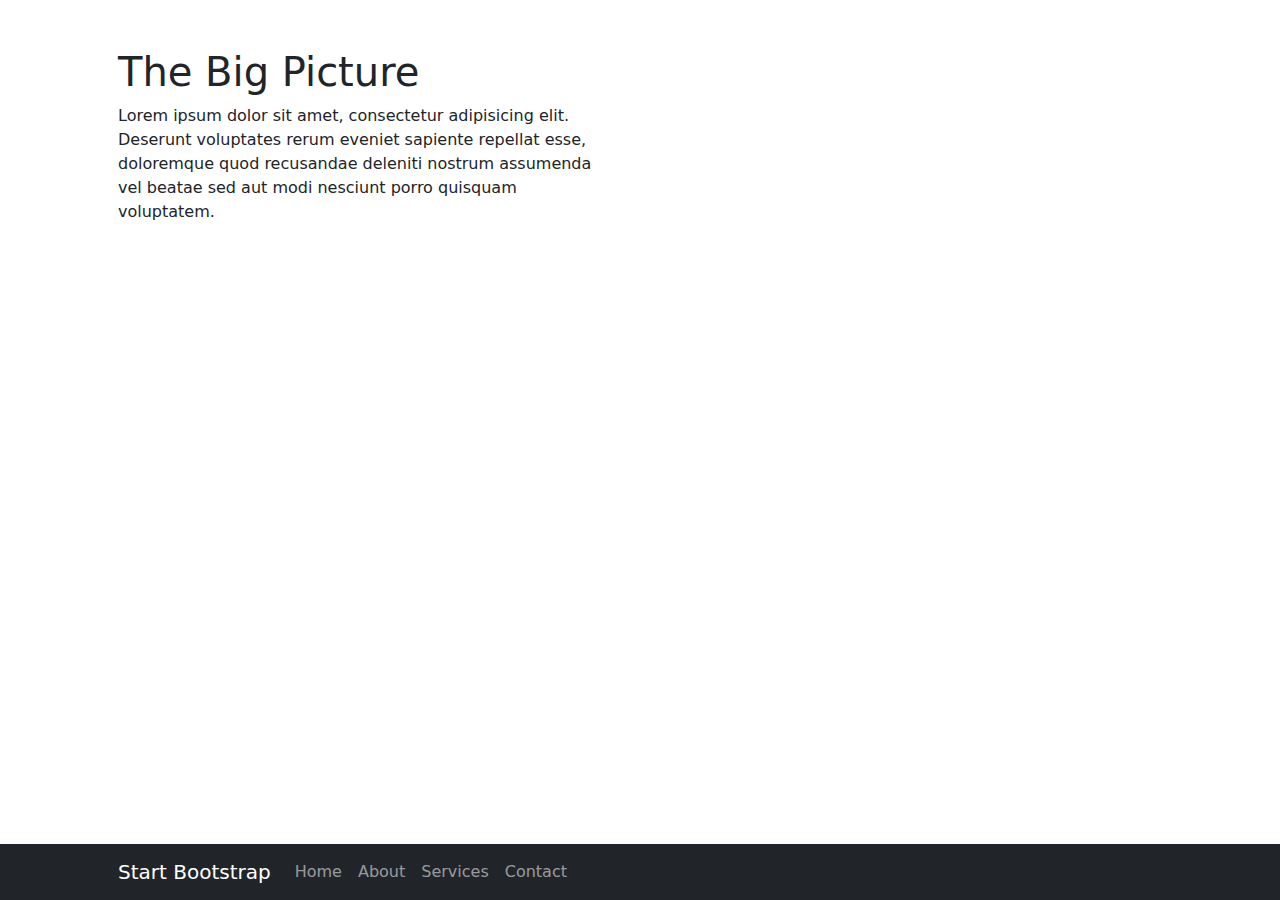
<file: startbootstrap-the-big-picture-gh-pages/index.html>
<!DOCTYPE html>
<html lang="en">
    <head>
        <meta charset="utf-8" />
        <meta name="viewport" content="width=device-width, initial-scale=1, shrink-to-fit=no" />
        <meta name="description" content="" />
        <meta name="author" content="" />
        <title>The Big Picture - Start Bootstrap Template</title>
        <!-- Favicon-->
        <link rel="icon" type="image/x-icon" href="assets/favicon.ico" />
        <!-- Core theme CSS (includes Bootstrap)-->
        <link href="css/styles.css" rel="stylesheet" />
    </head>
    <body>
        <!-- Navigation-->
        <nav class="navbar navbar-expand-lg navbar-dark bg-dark fixed-bottom">
            <div class="container px-4 px-lg-5">
                <a class="navbar-brand" href="#!">Start Bootstrap</a>
                <button class="navbar-toggler" type="button" data-bs-toggle="collapse" data-bs-target="#navbarResponsive" aria-controls="navbarResponsive" aria-expanded="false" aria-label="Toggle navigation"><span class="navbar-toggler-icon"></span></button>
                <div class="collapse navbar-collapse" id="navbarResponsive">
                    <ul class="navbar-nav ml-auto">
                        <li class="nav-item active"><a class="nav-link" href="#!">Home</a></li>
                        <li class="nav-item"><a class="nav-link" href="#!">About</a></li>
                        <li class="nav-item"><a class="nav-link" href="#!">Services</a></li>
                        <li class="nav-item"><a class="nav-link" href="#!">Contact</a></li>
                    </ul>
                </div>
            </div>
        </nav>
        <!-- Page Content-->
        <section>
            <div class="container px-4 px-lg-5">
                <div class="row gx-4 gx-lg-5">
                    <div class="col-lg-6">
                        <h1 class="mt-5">The Big Picture</h1>
                        <p>Lorem ipsum dolor sit amet, consectetur adipisicing elit. Deserunt voluptates rerum eveniet sapiente repellat esse, doloremque quod recusandae deleniti nostrum assumenda vel beatae sed aut modi nesciunt porro quisquam voluptatem.</p>
                    </div>
                </div>
            </div>
        </section>
        <!-- Bootstrap core JS-->
        <script src="https://cdn.jsdelivr.net/npm/bootstrap@5.2.3/dist/js/bootstrap.bundle.min.js"></script>
        <!-- Core theme JS-->
        <script src="js/scripts.js"></script>
    </body>
</html>
</file>
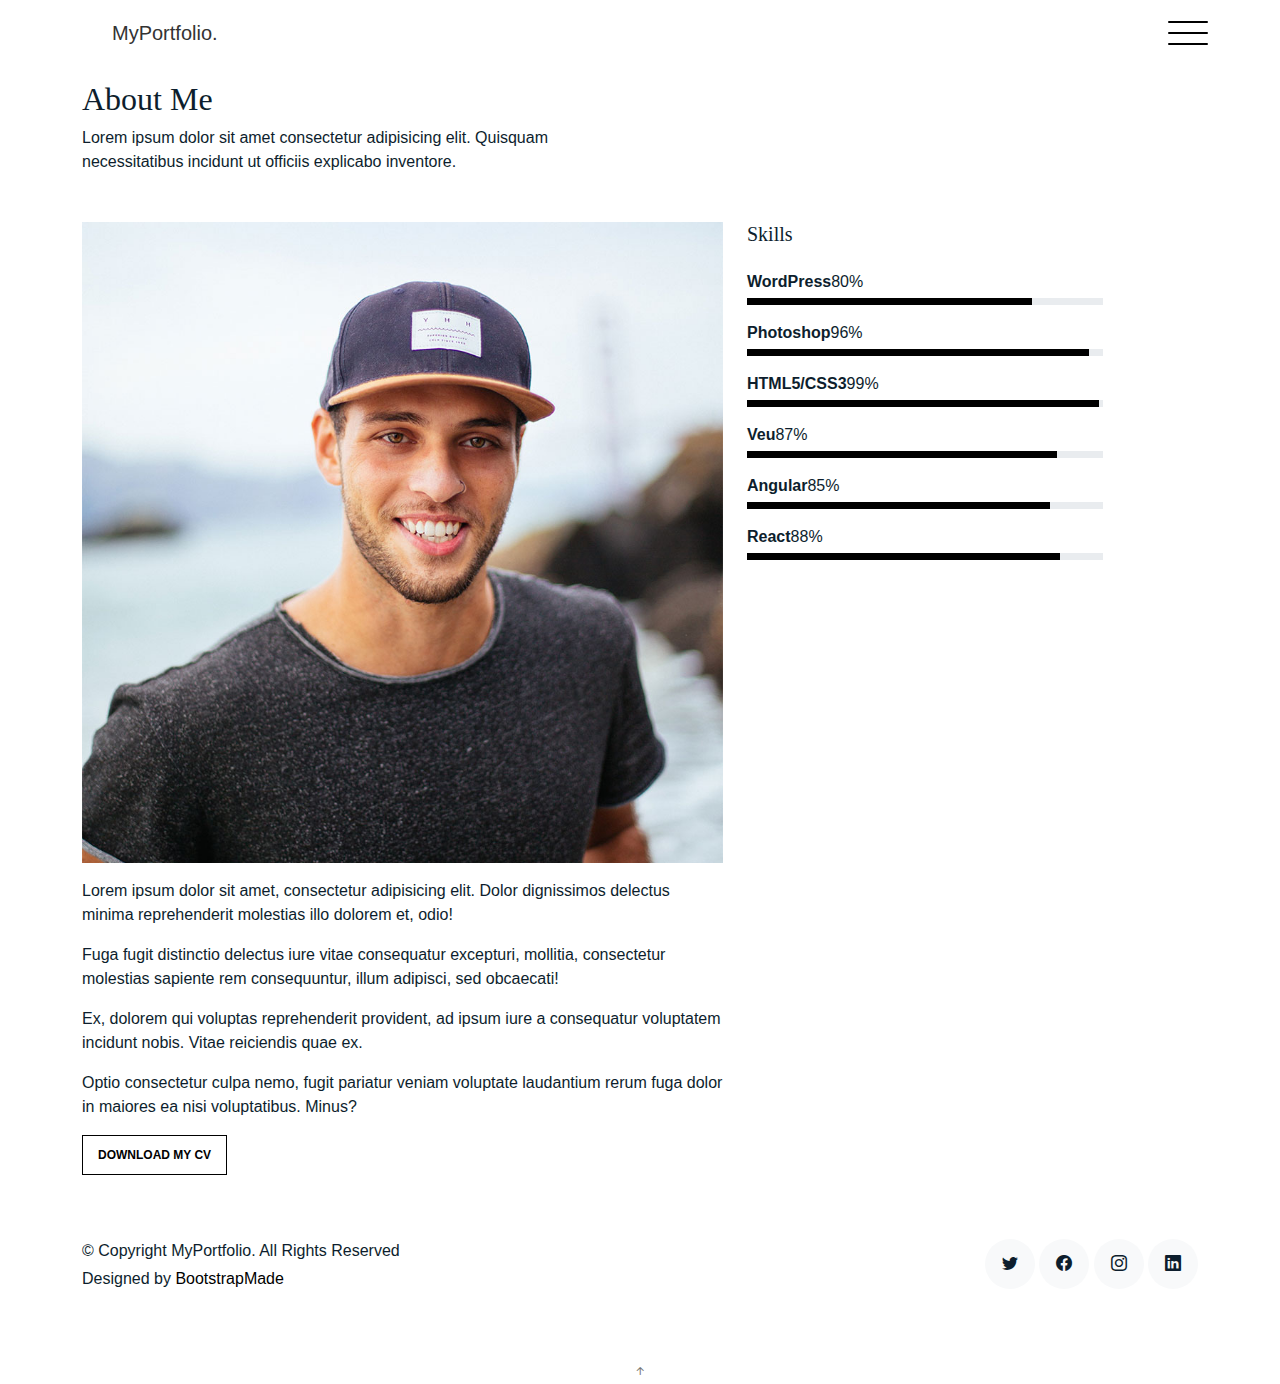
<file: about.html>
<!DOCTYPE html>
<html lang="en">

<head>
  <meta charset="utf-8">
  <meta content="width=device-width, initial-scale=1.0" name="viewport">

  <title>MyPortfolio Bootstrap Template - About</title>
  <meta content="" name="description">
  <meta content="" name="keywords">

  <!-- Favicons -->
  <link href="assets/img/favicon.png" rel="icon">
  <link href="assets/img/apple-touch-icon.png" rel="apple-touch-icon">

  <!-- Google Fonts -->
  <link href="https://fonts.googleapis.com/css?family=https://fonts.googleapis.com/css?family=Inconsolata:400,500,600,700|Raleway:400,400i,500,500i,600,600i,700,700i" rel="stylesheet">

  <!-- Vendor CSS Files -->
  <link href="assets/vendor/aos/aos.css" rel="stylesheet">
  <link href="assets/vendor/bootstrap/css/bootstrap.min.css" rel="stylesheet">
  <link href="assets/vendor/bootstrap-icons/bootstrap-icons.css" rel="stylesheet">
  <link href="assets/vendor/swiper/swiper-bundle.min.css" rel="stylesheet">

  <!-- Template Main CSS File -->
  <link href="assets/css/style.css" rel="stylesheet">

  <!-- =======================================================
  * Template Name: MyPortfolio
  * Template URL: https://bootstrapmade.com/myportfolio-bootstrap-portfolio-website-template/
  * Updated: Mar 17 2024 with Bootstrap v5.3.3
  * Author: BootstrapMade.com
  * License: https://bootstrapmade.com/license/
  ======================================================== -->
</head>

<body>

  <!-- ======= Navbar ======= -->
  <div class="collapse navbar-collapse custom-navmenu" id="main-navbar">
    <div class="container py-2 py-md-5">
      <div class="row align-items-start">
        <div class="col-md-2">
          <ul class="custom-menu">
            <li><a href="index.html">Home</a></li>
            <li class="active"><a href="about.html">About Me</a></li>
            <li><a href="services.html">Services</a></li>
            <li><a href="works.html">Works</a></li>
            <li><a href="contact.html">Contact</a></li>
          </ul>
        </div>
        <div class="col-md-6 d-none d-md-block  mr-auto">
          <div class="tweet d-flex">
            <span class="bi bi-twitter text-white mt-2 mr-3"></span>
            <div>
              <p><em>Lorem ipsum dolor sit amet consectetur adipisicing elit. Quisquam necessitatibus incidunt ut officiis explicabo inventore. <br> <a href="#">t.co/v82jsk</a></em></p>
            </div>
          </div>
        </div>
        <div class="col-md-4 d-none d-md-block">
          <h3>Hire Me</h3>
          <p>Lorem ipsum dolor sit amet consectetur adipisicing elit. Quisquam necessitatibus incidunt ut officiisexplicabo inventore. <br> <a href="#">myemail@gmail.com</a></p>
        </div>
      </div>

    </div>
  </div>

  <nav class="navbar navbar-light custom-navbar">
    <div class="container">
      <a class="navbar-brand" href="index.html">MyPortfolio.</a>
      <a href="#" class="burger" data-bs-toggle="collapse" data-bs-target="#main-navbar">
        <span></span>
      </a>
    </div>
  </nav>

  <main id="main">

    <section class="section pb-5">
      <div class="container">
        <div class="row mb-5 align-items-end">
          <div class="col-md-6" data-aos="fade-up">

            <h2>About Me</h2>
            <p class="mb-0">Lorem ipsum dolor sit amet consectetur adipisicing elit. Quisquam necessitatibus incidunt ut
              officiis explicabo inventore.</p>
          </div>

        </div>

        <div class="row">
          <div class="col-md-4 ml-auto order-2" data-aos="fade-up">
            <h3 class="h3 mb-4">Skills</h3>
            <ul class="list-unstyled">
              <li class="mb-3">
                <div class="d-flex mb-1">
                  <strong>WordPress</strong>
                  <span class="ml-auto">80%</span>
                </div>
                <div class="progress custom-progress">
                  <div class="progress-bar" role="progressbar" style="width: 80%" aria-valuenow="80" aria-valuemin="0" aria-valuemax="100"></div>
                </div>
              </li>
              <li class="mb-3">
                <div class="d-flex mb-1">
                  <strong>Photoshop</strong>
                  <span class="ml-auto">96%</span>
                </div>
                <div class="progress custom-progress">
                  <div class="progress-bar" role="progressbar" style="width: 96%" aria-valuenow="96" aria-valuemin="0" aria-valuemax="100"></div>
                </div>
              </li>
              <li class="mb-3">
                <div class="d-flex mb-1">
                  <strong>HTML5/CSS3</strong>
                  <span class="ml-auto">99%</span>
                </div>
                <div class="progress custom-progress">
                  <div class="progress-bar" role="progressbar" style="width: 99%" aria-valuenow="99" aria-valuemin="0" aria-valuemax="100"></div>
                </div>
              </li>
              <li class="mb-3">
                <div class="d-flex mb-1">
                  <strong>Veu</strong>
                  <span class="ml-auto">87%</span>
                </div>
                <div class="progress custom-progress">
                  <div class="progress-bar" role="progressbar" style="width: 87%" aria-valuenow="87" aria-valuemin="0" aria-valuemax="100"></div>
                </div>
              </li>
              <li class="mb-3">
                <div class="d-flex mb-1">
                  <strong>Angular</strong>
                  <span class="ml-auto">85%</span>
                </div>
                <div class="progress custom-progress">
                  <div class="progress-bar" role="progressbar" style="width: 85%" aria-valuenow="85" aria-valuemin="0" aria-valuemax="100"></div>
                </div>
              </li>
              <li class="mb-3">
                <div class="d-flex mb-1">
                  <strong>React</strong>
                  <span class="ml-auto">88%</span>
                </div>
                <div class="progress custom-progress">
                  <div class="progress-bar" role="progressbar" style="width: 88%" aria-valuenow="88" aria-valuemin="0" aria-valuemax="100"></div>
                </div>
              </li>
            </ul>
          </div>

          <div class="col-md-7 mb-5 mb-md-0" data-aos="fade-up">
            <p><img src="assets/img/person_1_sq.jpg" alt="Image" class="img-fluid"></p>
            <p>Lorem ipsum dolor sit amet, consectetur adipisicing elit. Dolor dignissimos delectus minima reprehenderit
              molestias illo dolorem et, odio!</p>
            <p>Fuga fugit distinctio delectus iure vitae consequatur excepturi, mollitia, consectetur molestias sapiente
              rem consequuntur, illum adipisci, sed obcaecati!</p>
            <p>Ex, dolorem qui voluptas reprehenderit provident, ad ipsum iure a consequatur voluptatem incidunt nobis.
              Vitae reiciendis quae ex.</p>
            <p>Optio consectetur culpa nemo, fugit pariatur veniam voluptate laudantium rerum fuga dolor in maiores ea
              nisi voluptatibus. Minus?</p>
            <p><a href="#" class="readmore">Download my CV</a></p>
          </div>

        </div>

      </div>

    </section>

  </main><!-- End #main -->

  <!-- ======= Footer ======= -->
  <footer class="footer" role="contentinfo">
    <div class="container">
      <div class="row">
        <div class="col-sm-6">
          <p class="mb-1">&copy; Copyright MyPortfolio. All Rights Reserved</p>
          <div class="credits">
            <!--
            All the links in the footer should remain intact.
            You can delete the links only if you purchased the pro version.
            Licensing information: https://bootstrapmade.com/license/
            Purchase the pro version with working PHP/AJAX contact form: https://bootstrapmade.com/buy/?theme=MyPortfolio
          -->
            Designed by <a href="https://bootstrapmade.com/">BootstrapMade</a>
          </div>
        </div>
        <div class="col-sm-6 social text-md-end">
          <a href="#"><span class="bi bi-twitter"></span></a>
          <a href="#"><span class="bi bi-facebook"></span></a>
          <a href="#"><span class="bi bi-instagram"></span></a>
          <a href="#"><span class="bi bi-linkedin"></span></a>
        </div>
      </div>
    </div>
  </footer>

  <a href="#" class="back-to-top d-flex align-items-center justify-content-center"><i class="bi bi-arrow-up-short"></i></a>

  <!-- Vendor JS Files -->
  <script src="assets/vendor/aos/aos.js"></script>
  <script src="assets/vendor/bootstrap/js/bootstrap.bundle.min.js"></script>
  <script src="assets/vendor/isotope-layout/isotope.pkgd.min.js"></script>
  <script src="assets/vendor/swiper/swiper-bundle.min.js"></script>
  <script src="assets/vendor/php-email-form/validate.js"></script>

  <!-- Template Main JS File -->
  <script src="assets/js/main.js"></script>

</body>

</html>
</file>
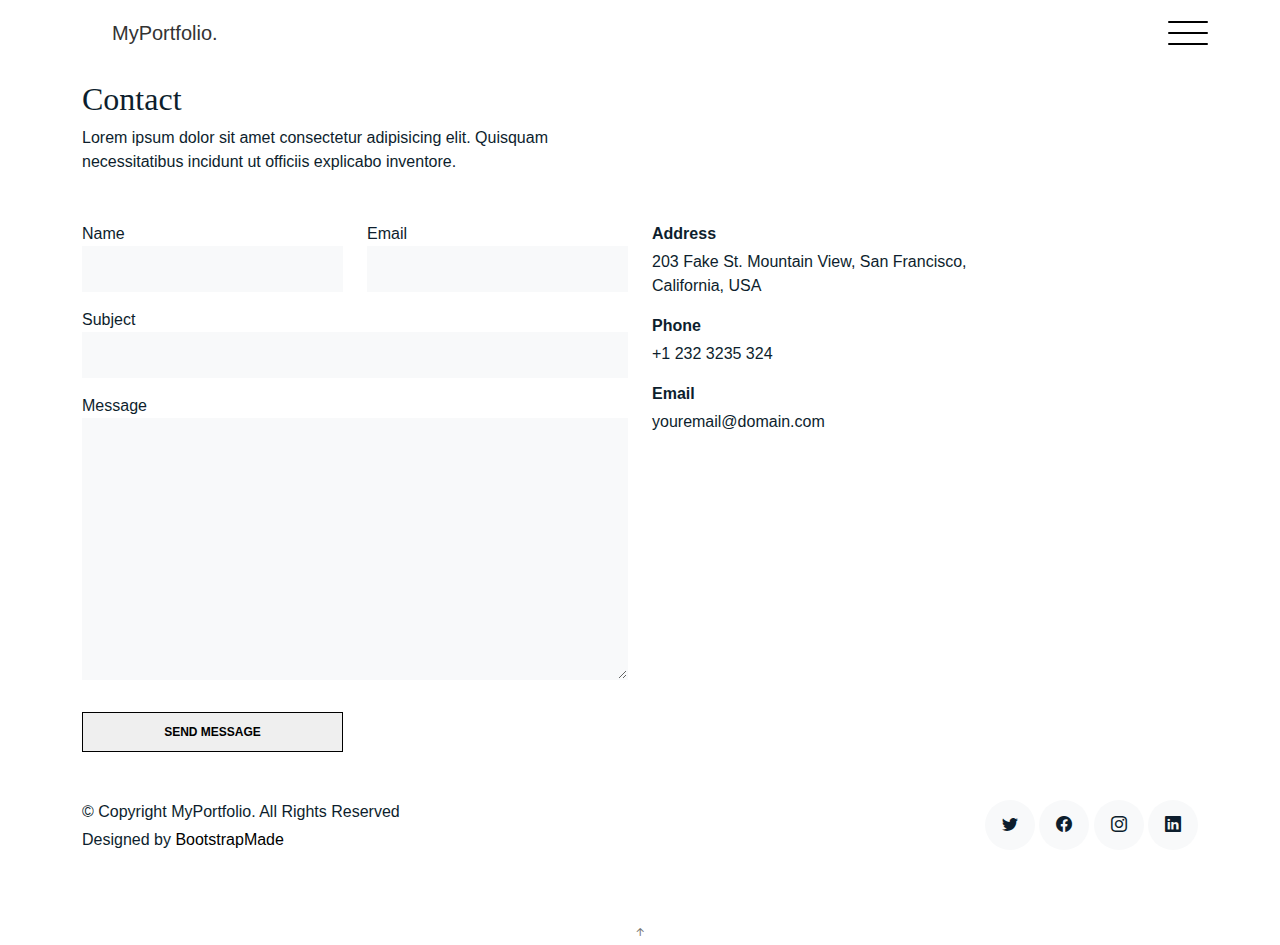
<file: contact.html>
<!DOCTYPE html>
<html lang="en">

<head>
  <meta charset="utf-8">
  <meta content="width=device-width, initial-scale=1.0" name="viewport">

  <title>MyPortfolio Bootstrap Template - Contact</title>
  <meta content="" name="description">
  <meta content="" name="keywords">

  <!-- Favicons -->
  <link href="assets/img/favicon.png" rel="icon">
  <link href="assets/img/apple-touch-icon.png" rel="apple-touch-icon">

  <!-- Google Fonts -->
  <link href="https://fonts.googleapis.com/css?family=https://fonts.googleapis.com/css?family=Inconsolata:400,500,600,700|Raleway:400,400i,500,500i,600,600i,700,700i" rel="stylesheet">

  <!-- Vendor CSS Files -->
  <link href="assets/vendor/aos/aos.css" rel="stylesheet">
  <link href="assets/vendor/bootstrap/css/bootstrap.min.css" rel="stylesheet">
  <link href="assets/vendor/bootstrap-icons/bootstrap-icons.css" rel="stylesheet">
  <link href="assets/vendor/swiper/swiper-bundle.min.css" rel="stylesheet">

  <!-- Template Main CSS File -->
  <link href="assets/css/style.css" rel="stylesheet">

  <!-- =======================================================
  * Template Name: MyPortfolio
  * Template URL: https://bootstrapmade.com/myportfolio-bootstrap-portfolio-website-template/
  * Updated: Mar 17 2024 with Bootstrap v5.3.3
  * Author: BootstrapMade.com
  * License: https://bootstrapmade.com/license/
  ======================================================== -->
</head>

<body>

  <!-- ======= Navbar ======= -->
  <div class="collapse navbar-collapse custom-navmenu" id="main-navbar">
    <div class="container py-2 py-md-5">
      <div class="row align-items-start">
        <div class="col-md-2">
          <ul class="custom-menu">
            <li><a href="index.html">Home</a></li>
            <li><a href="about.html">About Me</a></li>
            <li><a href="services.html">Services</a></li>
            <li><a href="works.html">Works</a></li>
            <li class="active"><a href="contact.html">Contact</a></li>
          </ul>
        </div>
        <div class="col-md-6 d-none d-md-block  mr-auto">
          <div class="tweet d-flex">
            <span class="bi bi-twitter text-white mt-2 mr-3"></span>
            <div>
              <p><em>Lorem ipsum dolor sit amet consectetur adipisicing elit. Quisquam necessitatibus incidunt ut officiis explicabo inventore. <br> <a href="#">t.co/v82jsk</a></em></p>
            </div>
          </div>
        </div>
        <div class="col-md-4 d-none d-md-block">
          <h3>Hire Me</h3>
          <p>Lorem ipsum dolor sit amet consectetur adipisicing elit. Quisquam necessitatibus incidunt ut officiisexplicabo inventore. <br> <a href="#">myemail@gmail.com</a></p>
        </div>
      </div>

    </div>
  </div>

  <nav class="navbar navbar-light custom-navbar">
    <div class="container">
      <a class="navbar-brand" href="index.html">MyPortfolio.</a>
      <a href="#" class="burger" data-bs-toggle="collapse" data-bs-target="#main-navbar">
        <span></span>
      </a>
    </div>
  </nav>

  <main id="main">

    <section class="section pb-5">
      <div class="container">

        <div class="row mb-5 align-items-end">
          <div class="col-md-6" data-aos="fade-up">
            <h2>Contact</h2>
            <p class="mb-0">Lorem ipsum dolor sit amet consectetur adipisicing elit. Quisquam necessitatibus incidunt ut
              officiis explicabo inventore.
            </p>
          </div>

        </div>

        <div class="row">
          <div class="col-md-6 mb-5 mb-md-0" data-aos="fade-up">

            <form action="forms/contact.php" method="post" role="form" class="php-email-form">

              <div class="row gy-3">
                <div class="col-md-6 form-group">
                  <label for="name">Name</label>
                  <input type="text" name="name" class="form-control" id="name" required>
                </div>
                <div class="col-md-6 form-group">
                  <label for="name">Email</label>
                  <input type="email" class="form-control" name="email" id="email" required>
                </div>
                <div class="col-md-12 form-group">
                  <label for="name">Subject</label>
                  <input type="text" class="form-control" name="subject" id="subject" required>
                </div>
                <div class="col-md-12 form-group">
                  <label for="name">Message</label>
                  <textarea class="form-control" name="message" cols="30" rows="10" required></textarea>
                </div>

                <div class="col-md-12 my-3">
                  <div class="loading">Loading</div>
                  <div class="error-message"></div>
                  <div class="sent-message">Your message has been sent. Thank you!</div>
                </div>

                <div class="col-md-6 mt-0 form-group">
                  <input type="submit" class="readmore d-block w-100" value="Send Message">
                </div>
              </div>

            </form>

          </div>

          <div class="col-md-4 ml-auto order-2" data-aos="fade-up">
            <ul class="list-unstyled">
              <li class="mb-3">
                <strong class="d-block mb-1">Address</strong>
                <span>203 Fake St. Mountain View, San Francisco, California, USA</span>
              </li>
              <li class="mb-3">
                <strong class="d-block mb-1">Phone</strong>
                <span>+1 232 3235 324</span>
              </li>
              <li class="mb-3">
                <strong class="d-block mb-1">Email</strong>
                <span>youremail@domain.com</span>
              </li>
            </ul>
          </div>

        </div>

      </div>

    </section>

  </main><!-- End #main -->

  <!-- ======= Footer ======= -->
  <footer class="footer" role="contentinfo">
    <div class="container">
      <div class="row">
        <div class="col-sm-6">
          <p class="mb-1">&copy; Copyright MyPortfolio. All Rights Reserved</p>
          <div class="credits">
            <!--
            All the links in the footer should remain intact.
            You can delete the links only if you purchased the pro version.
            Licensing information: https://bootstrapmade.com/license/
            Purchase the pro version with working PHP/AJAX contact form: https://bootstrapmade.com/buy/?theme=MyPortfolio
          -->
            Designed by <a href="https://bootstrapmade.com/">BootstrapMade</a>
          </div>
        </div>
        <div class="col-sm-6 social text-md-end">
          <a href="#"><span class="bi bi-twitter"></span></a>
          <a href="#"><span class="bi bi-facebook"></span></a>
          <a href="#"><span class="bi bi-instagram"></span></a>
          <a href="#"><span class="bi bi-linkedin"></span></a>
        </div>
      </div>
    </div>
  </footer>

  <a href="#" class="back-to-top d-flex align-items-center justify-content-center"><i class="bi bi-arrow-up-short"></i></a>

  <!-- Vendor JS Files -->
  <script src="assets/vendor/aos/aos.js"></script>
  <script src="assets/vendor/bootstrap/js/bootstrap.bundle.min.js"></script>
  <script src="assets/vendor/isotope-layout/isotope.pkgd.min.js"></script>
  <script src="assets/vendor/swiper/swiper-bundle.min.js"></script>
  <script src="assets/vendor/php-email-form/validate.js"></script>

  <!-- Template Main JS File -->
  <script src="assets/js/main.js"></script>

</body>

</html>
</file>
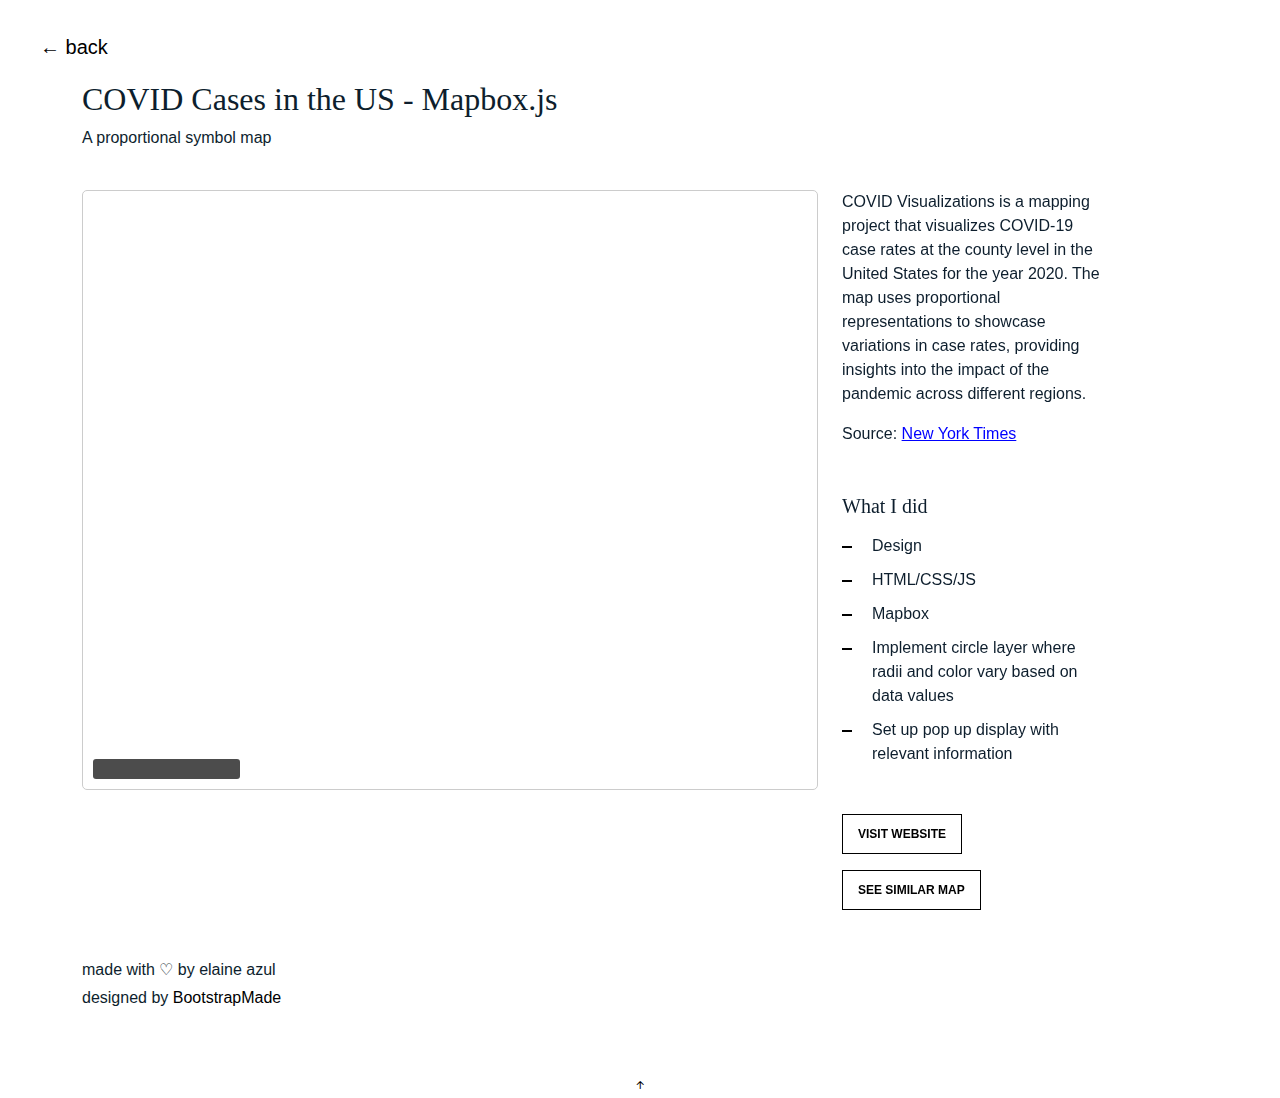
<file: covid.html>
<!DOCTYPE html>
<html lang="en">

<head>
  <meta charset="utf-8">
  <meta content="width=device-width, initial-scale=1.0" name="viewport">

  <title>covid - mapbox.js</title>
  <meta content="" name="description">
  <meta content="" name="keywords">

  <!-- Mapbox stuff -->
  <meta name="viewport" content="initial-scale=1,maximum-scale=1,user-scalable=no">
    <link href="https://fonts.googleapis.com/css2?family=Open+Sans&display=swap" rel="stylesheet">
    <link href="https://api.mapbox.com/mapbox-gl-js/v2.8.1/mapbox-gl.css" rel="stylesheet">
    <script src="https://api.mapbox.com/mapbox-gl-js/v2.8.1/mapbox-gl.js"></script>

  <!-- Favicons -->
  <link href="assets/img/favicon.png" rel="icon">
  <link href="assets/img/apple-touch-icon.png" rel="apple-touch-icon">

  <!-- Google Fonts -->
  <link href="https://fonts.googleapis.com/css?family=https://fonts.googleapis.com/css?family=Inconsolata:400,500,600,700|Raleway:400,400i,500,500i,600,600i,700,700i" rel="stylesheet">

  <!-- Vendor CSS Files -->
  <link href="assets/vendor/aos/aos.css" rel="stylesheet">
  <link href="assets/vendor/bootstrap/css/bootstrap.min.css" rel="stylesheet">
  <link href="assets/vendor/bootstrap-icons/bootstrap-icons.css" rel="stylesheet">
  <link href="assets/vendor/swiper/swiper-bundle.min.css" rel="stylesheet">

  <!-- Template Main CSS File -->
  <link href="assets/css/style.css" rel="stylesheet">

  <!-- Mapbox CSS -->
  <style>
    /* CSS styles for the Mapbox map */
    #map {
      width: 100%;
      height: 100%;
    }

    #legend {
      position: absolute;
      bottom: 10px; /* Adjust top position as needed */
      left: 10px; /* Adjust left position as needed */
      width: 20%;
      max-width: 150px; /* Adjust width as needed */
      background-color: rgba(0, 0, 0, 0.7);
      border-radius: 3px;
      padding: 10px;
      text-align: center;
      font-family: Arial, Helvetica, sans-serif;
      font-size: 10px;
      z-index: 1; /* Ensure legend appears above the map */
    }

    .break {
        position: relative;
        margin: 0px;
        padding: 0px;
    }

    .dot {
        display: inline-block;
        margin-top: 5px;
        border-radius: 50%;
        opacity: 0.6;
        margin-right: 5px;
    }

    .dot-label {
      vertical-align: middle;
    }

    a {
        color: black
    }

    #title {
        position: absolute;
        top: 0;
        left: 0;
        margin-top: 20px;
        margin-left: 20px;
        font-family: 'Open Sans', sans-serif;
        font-size: 25pt;
        color: white
    }

    #subtitle {
        position: absolute;
        top: 0;
        left: 0;
        margin-top: 70px;
        margin-left: 190px;
        font-family: 'Open Sans', sans-serif;
        font-size: 15pt;
        color: white
    }
    
</style>

  <!-- =======================================================
  * Template Name: MyPortfolio
  * Template URL: https://bootstrapmade.com/myportfolio-bootstrap-portfolio-website-template/
  * Updated: Mar 17 2024 with Bootstrap v5.3.3
  * Author: BootstrapMade.com
  * License: https://bootstrapmade.com/license/
  ======================================================== -->
</head>

<body>

  <!-- ======= Navbar ======= -->
  <div class="back-button">
    <a href="index.html">&#x2190; back</a>
  </div>


  <main id="main">

    <section class="section">
      <div class="container">
        <div class="row mb-4 align-items-center">
          <div class="col-md-6" data-aos="fade-up">
            <h2>COVID Cases in the US - Mapbox.js</h2>
            <p>A proportional symbol map</p>
          </div>
        </div>
      </div>

      <div class="site-section pb-0">
        <div class="container">
          <div class="row align-items-stretch">
            <div class="col-md-8" data-aos="fade-up">
              <div class="map-container">
                <!-- Mapbox -->
                <div id="map"></div>
                <div id="legend"></div>
                <script>
                  mapboxgl.accessToken =
                      'pk.eyJ1IjoiamFrb2J6aGFvIiwiYSI6ImNpcms2YWsyMzAwMmtmbG5icTFxZ3ZkdncifQ.P9MBej1xacybKcDN_jehvw';
                  let map = new mapboxgl.Map({
                      container: 'map', // container ID
                      style: 'mapbox://styles/mapbox/dark-v10',
                      zoom: 3.5, // starting zoom
                      minZoom: 2, // minimum zoom level of the map
                      center: [-98, 39] // starting center
                  });
                  const grades = [100, 5000, 15000, 20000, 30000, 50000];
                  const colors = [
                      'rgb(255, 255, 204)', // Light yellow
                      'rgb(255, 255, 102)', // Yellow
                      'rgb(255, 204, 51)', // Yellow-orange
                      'rgb(255, 153, 51)', // Orange
                      'rgb(255, 102, 0)', // Orange-red
                      'rgb(255, 51, 51)' // Red
                  ];
                  const radii = [1, 2, 6, 8, 12, 20];
              
                  // Set Albers projection
                  map.setProjection({
                      name: 'albers',
                      center: [-98, 39], // Center coordinates for your desired view
                      parallels: [29.5, 45] // Specify the parallels
                  });
              
                  //load data to the map as new layers.
                  //map.on('load', function loadingData() {
                  map.on('load', () => { //simplifying the function statement: arrow with brackets to define a function
                      // when loading a geojson, there are two steps
                      // add a source of the data and then add the layer out of the source
                      map.addSource('count', {
                          type: 'geojson',
                          data: 'assets/covidCounts.json'
                      });
                      map.addLayer({
                          'id': 'count-point',
                          'type': 'circle',
                          'source': 'count',
                          'paint': {
                              // increase the radii of the circle as the zoom level and dbh value increases
                              'circle-radius': {
                                  'property': 'cases',
                                  'stops': [
                                      [grades[0], radii[0]],
                                      [grades[1], radii[1]],
                                      [grades[2], radii[2]],
                                      [grades[3], radii[3]],
                                      [grades[4], radii[4]],
                                      [grades[5], radii[5]],
                                  ]
                              },
                              'circle-color': {
                                  'property': 'cases',
                                  'stops': [
                                      [grades[0], colors[0]],
                                      [grades[1], colors[1]],
                                      [grades[2], colors[2]],
                                      [grades[3], colors[3]],
                                      [grades[4], colors[4]],
                                      [grades[5], colors[5]]
                                  ]
                              },
                              'circle-stroke-color': 'white',
                              'circle-stroke-width': 0.3,
                              'circle-opacity': 0.6
                          }
                      });
                      // click on tree to view counts in a popup
                      map.on('click', 'count-point', (event) => {
                        const county = event.features[0].properties.county;
                        const cases = event.features[0].properties.cases;
                        new mapboxgl.Popup()
                            .setLngLat(event.features[0].geometry.coordinates)
                            .setHTML(`<strong>${county} County</strong><br>Cases: ${cases}`)
                            .addTo(map);
                    });
                  });
                  // create legend
                  const legend = document.getElementById('legend');
                  //set up legend grades and labels
                  var labels = ['<strong><span style="color: white;">Cases</span></strong>'],
                      vbreak;
                  //iterate through grades and create a scaled circle and label for each
                  for (var i = 0; i < grades.length; i++) {
                      vbreak = grades[i];
                      // you need to manually adjust the radius of each dot on the legend 
                      // in order to make sure the legend can be properly referred to the dot on the map.
                      dot_radii = 2 * radii[i];
                      labels.push(
                          '<p class="break"><i class="dot" style="background:' + colors[i] + '; width: ' + dot_radii +
                          'px; height: ' +
                          dot_radii + 'px; "></i> <span class="dot-label" style="top: ' + dot_radii / 2 + 'px; color: white;">' + vbreak +
                          '</span></p>');
                  }
                  legend.innerHTML = labels.join('');
              </script>
              
              </div>
            </div>
            <div class="col-md-3 ml-auto" data-aos="fade-up" data-aos-delay="100">
              <div class="sticky-content">
                <div class="mb-5">
                  <p>COVID Visualizations is a mapping project that visualizes COVID-19 case rates at the county level 
                    in the United States for the year 2020. The map uses proportional representations to showcase variations in case rates,
                     providing insights into the impact of the pandemic across different regions. </p>
                  <p>Source: <a href="https://github.com/nytimes/covid-19-data/blob/43d32dde2f87bd4dafbb7d23f5d9e878124018b8/live/us-counties.csv" target="_blank" style="color: blue; text-decoration: underline;">New York Times</a></p>

                </div>

                <h4 class="h3 mb-3">What I did</h4>
                <ul class="list-unstyled list-line mb-5">
                  <li>Design</li>
                  <li>HTML/CSS/JS</li>
                  <li>Mapbox</li>
                  <li>Implement circle layer where radii and color vary based on data values</li>
                  <li>Set up pop up display with relevant information</li>
                </ul>

                <p><a href="https://eazebra.github.io/COVID-Visualizations/map1/map1.html" class="readmore">visit website</a></p>
                <p><a href="https://eazebra.github.io/COVID-Visualizations/map2/map2.html" class="readmore">see similar map</a></p>
              </div>
            </div>
          </div>
        </div>
    </section>

  </main><!-- End #main -->

  <!-- ======= Footer ======= -->
  <footer class="footer" role="contentinfo">
    <div class="container">
      <div class="row">
        <div class="col-sm-6">
          <p class="mb-1">made with ♡ by elaine azul</p>
          <div class="credits">
            <!--
            All the links in the footer should remain intact.
            You can delete the links only if you purchased the pro version.
            Licensing information: https://bootstrapmade.com/license/
            Purchase the pro version with working PHP/AJAX contact form: https://bootstrapmade.com/buy/?theme=MyPortfolio
          -->
            designed by <a href="https://bootstrapmade.com/">BootstrapMade</a>
          </div>
        </div>
        <div class="col-sm-6 social text-md-end">
        </div>
      </div>
    </div>
  </footer>

  <a href="#" class="back-to-top d-flex align-items-center justify-content-center"><i class="bi bi-arrow-up-short"></i></a>

  <!-- Vendor JS Files -->
  <script src="assets/vendor/aos/aos.js"></script>
  <script src="assets/vendor/bootstrap/js/bootstrap.bundle.min.js"></script>
  <script src="assets/vendor/isotope-layout/isotope.pkgd.min.js"></script>
  <script src="assets/vendor/swiper/swiper-bundle.min.js"></script>
  <script src="assets/vendor/php-email-form/validate.js"></script>

  <!-- Template Main JS File -->
  <script src="assets/js/main.js"></script>

</body>

</html>
</file>
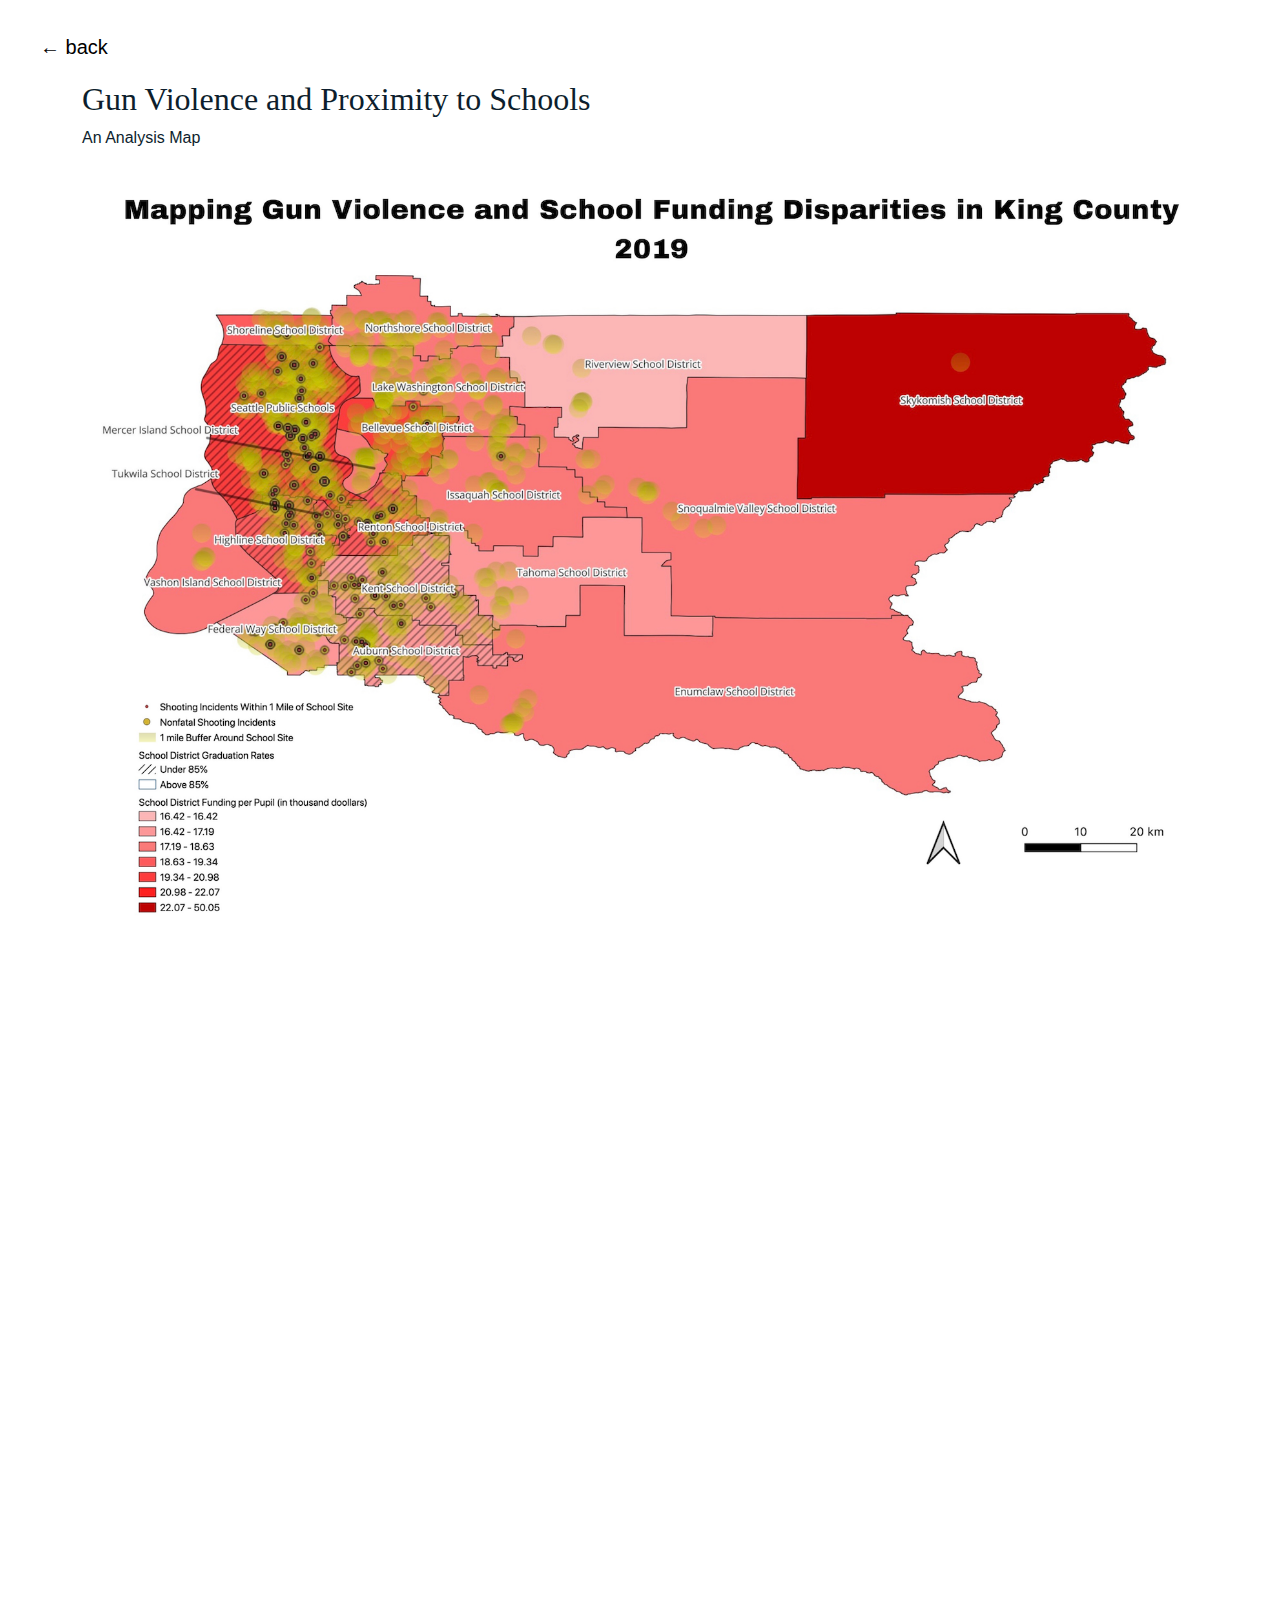
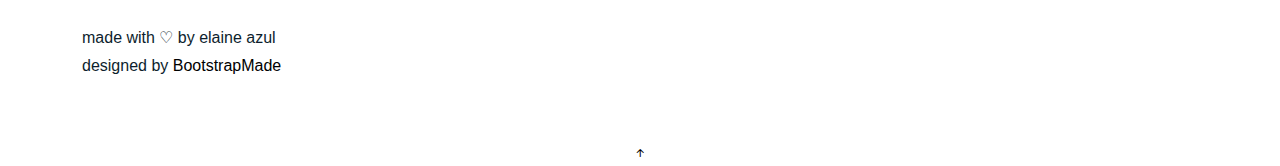
<file: gunv.html>
<!DOCTYPE html>
<html lang="en">

<head>
  <meta charset="utf-8">
  <meta content="width=device-width, initial-scale=1.0" name="viewport">

  <title>covid - mapbox.js</title>
  <meta content="" name="description">
  <meta content="" name="keywords">

  <!-- Mapbox stuff -->
  <meta name="viewport" content="initial-scale=1,maximum-scale=1,user-scalable=no">
    <link href="https://fonts.googleapis.com/css2?family=Open+Sans&display=swap" rel="stylesheet">
    <link href="https://api.mapbox.com/mapbox-gl-js/v2.8.1/mapbox-gl.css" rel="stylesheet">
    <script src="https://api.mapbox.com/mapbox-gl-js/v2.8.1/mapbox-gl.js"></script>

  <!-- Favicons -->
  <link href="assets/img/favicon.png" rel="icon">
  <link href="assets/img/apple-touch-icon.png" rel="apple-touch-icon">

  <!-- Google Fonts -->
  <link href="https://fonts.googleapis.com/css?family=https://fonts.googleapis.com/css?family=Inconsolata:400,500,600,700|Raleway:400,400i,500,500i,600,600i,700,700i" rel="stylesheet">

  <!-- Vendor CSS Files -->
  <link href="assets/vendor/aos/aos.css" rel="stylesheet">
  <link href="assets/vendor/bootstrap/css/bootstrap.min.css" rel="stylesheet">
  <link href="assets/vendor/bootstrap-icons/bootstrap-icons.css" rel="stylesheet">
  <link href="assets/vendor/swiper/swiper-bundle.min.css" rel="stylesheet">

  <!-- Template Main CSS File -->
  <link href="assets/css/style.css" rel="stylesheet">

  <!-- Mapbox CSS -->
  <style>
    /* CSS styles for the Mapbox map */
    #map {
      width: 100%;
      height: 100%;
    }

    #legend {
      position: absolute;
      bottom: 10px; /* Adjust top position as needed */
      left: 10px; /* Adjust left position as needed */
      width: 20%;
      max-width: 150px; /* Adjust width as needed */
      background-color: rgba(0, 0, 0, 0.7);
      border-radius: 3px;
      padding: 10px;
      text-align: center;
      font-family: Arial, Helvetica, sans-serif;
      font-size: 10px;
      z-index: 1; /* Ensure legend appears above the map */
    }

    .break {
        position: relative;
        margin: 0px;
        padding: 0px;
    }

    .dot {
        display: inline-block;
        margin-top: 5px;
        border-radius: 50%;
        opacity: 0.6;
        margin-right: 5px;
    }

    .dot-label {
      vertical-align: middle;
    }

    a {
        color: black
    }

    #title {
        position: absolute;
        top: 0;
        left: 0;
        margin-top: 20px;
        margin-left: 20px;
        font-family: 'Open Sans', sans-serif;
        font-size: 25pt;
        color: white
    }

    #subtitle {
        position: absolute;
        top: 0;
        left: 0;
        margin-top: 70px;
        margin-left: 190px;
        font-family: 'Open Sans', sans-serif;
        font-size: 15pt;
        color: white
    }
    
</style>

  <!-- =======================================================
  * Template Name: MyPortfolio
  * Template URL: https://bootstrapmade.com/myportfolio-bootstrap-portfolio-website-template/
  * Updated: Mar 17 2024 with Bootstrap v5.3.3
  * Author: BootstrapMade.com
  * License: https://bootstrapmade.com/license/
  ======================================================== -->
</head>

<body>

  <!-- ======= Navbar ======= -->
  <div class="back-button">
    <a href="index.html">&#x2190; back</a>
  </div>


  <main id="main">
    <section class="section">
        <div class="container">
            <div class="row mb-4 align-items-center">
                <div class="col-md-6" data-aos="fade-up">
                    <h2>Gun Violence and Proximity to Schools</h2>
                    <p>An Analysis Map</p>
                </div>
            </div>

            <div class="site-section pb-0">
                <div class="container">
                    <div class="row align-items-stretch">
                        <!-- Image container now takes full width -->
                        <div class="col-12" data-aos="fade-up" style="margin-top: -5px;">
                            <div class="image-container">
                                <img src="assets/img/gun-rect.png" alt="Descriptive Text for Image" style="width: 100%; height: auto;">
                            </div>
                        </div>
                        <!-- Text content now positioned under the image -->
                        <div class="col-12" data-aos="fade-up" data-aos-delay="100">
                            <div class="sticky-content">
                                <div class="mb-4">
                                    <h4 class="h3 mb-3">Research Question</h4>
                                    <p>How does gun violence in the vicinity of high-risk schools in King County impact educational disparities, graduation rates, and social mobility?</p>
                                    <h4 class="h3 mb-3">Summary</h4>
                                    <p>This project examines the intersection of gun violence and school funding disparities in King County, highlighting the compounded challenges faced by high-risk schools. It explores the urgency for safety measures and prevention strategies amid increasing incidents near schools, emphasizing the impact on student safety, academic performance, and future opportunities.</p>
                                    <h4 class="h3 mb-3">Key Findings</h4>
                                    <ul>
                                        <li>Gun violence incidents predominantly occur within a one-mile radius of school sites, impacting nearly 300,000 students.</li>
                                        <li>High-risk schools, especially in South Seattle and South King County, are most affected, with lower graduation rates and inadequate funding exacerbating the impact of gun violence.</li>
                                        <li>Disparities in educational funding and safety perpetuate the cycle of poverty and violence, undermining education's role in social and economic mobility.</li>
                                    </ul>
                                
                                    
                                    <p>Source: <a href="https://kingcounty.gov/~/media/depts/prosecutor/documents/2020/2019_Shots_Fired_Report.ashx?la=en" target="_blank" style="color: blue; text-decoration: underline;">King County 2019</a></p>
                                </div>
                        
                                <h4 class="h3 mb-3">What I did</h4>
                                <ul class="list-unstyled list-line mb-5">
                                    <li>Gathered data on school funding, graduation rates, enrollment, and shooting incidents in King County.</li>
                                    <li>Created a choropleth map to visualize spatial disparities in school funding across King County.</li>
                                    <li>Conducted a spatial analysis to identify gun violence incidents within a one-mile buffer of school sites.</li>
                                    <li>Assessed how funding disparities and proximity to gun violence incidents influence student safety, academic performance, and dropout rates in an analysis report.</li>
                                </ul>
                        

                            </div>
                        </div>
                        
                    </div>
                </div>
            </div>
            
        </div>
    </section>
</main>



  <!-- ======= Footer ======= -->
  <footer class="footer" role="contentinfo">
    <div class="container">
      <div class="row">
        <div class="col-sm-6">
          <p class="mb-1">made with ♡ by elaine azul</p>
          <div class="credits">
            <!--
            All the links in the footer should remain intact.
            You can delete the links only if you purchased the pro version.
            Licensing information: https://bootstrapmade.com/license/
            Purchase the pro version with working PHP/AJAX contact form: https://bootstrapmade.com/buy/?theme=MyPortfolio
          -->
            designed by <a href="https://bootstrapmade.com/">BootstrapMade</a>
          </div>
        </div>
        <div class="col-sm-6 social text-md-end">
        </div>
      </div>
    </div>
  </footer>

  <a href="#" class="back-to-top d-flex align-items-center justify-content-center"><i class="bi bi-arrow-up-short"></i></a>

  <!-- Vendor JS Files -->
  <script src="assets/vendor/aos/aos.js"></script>
  <script src="assets/vendor/bootstrap/js/bootstrap.bundle.min.js"></script>
  <script src="assets/vendor/isotope-layout/isotope.pkgd.min.js"></script>
  <script src="assets/vendor/swiper/swiper-bundle.min.js"></script>
  <script src="assets/vendor/php-email-form/validate.js"></script>

  <!-- Template Main JS File -->
  <script src="assets/js/main.js"></script>

</body>

</html>
</file>
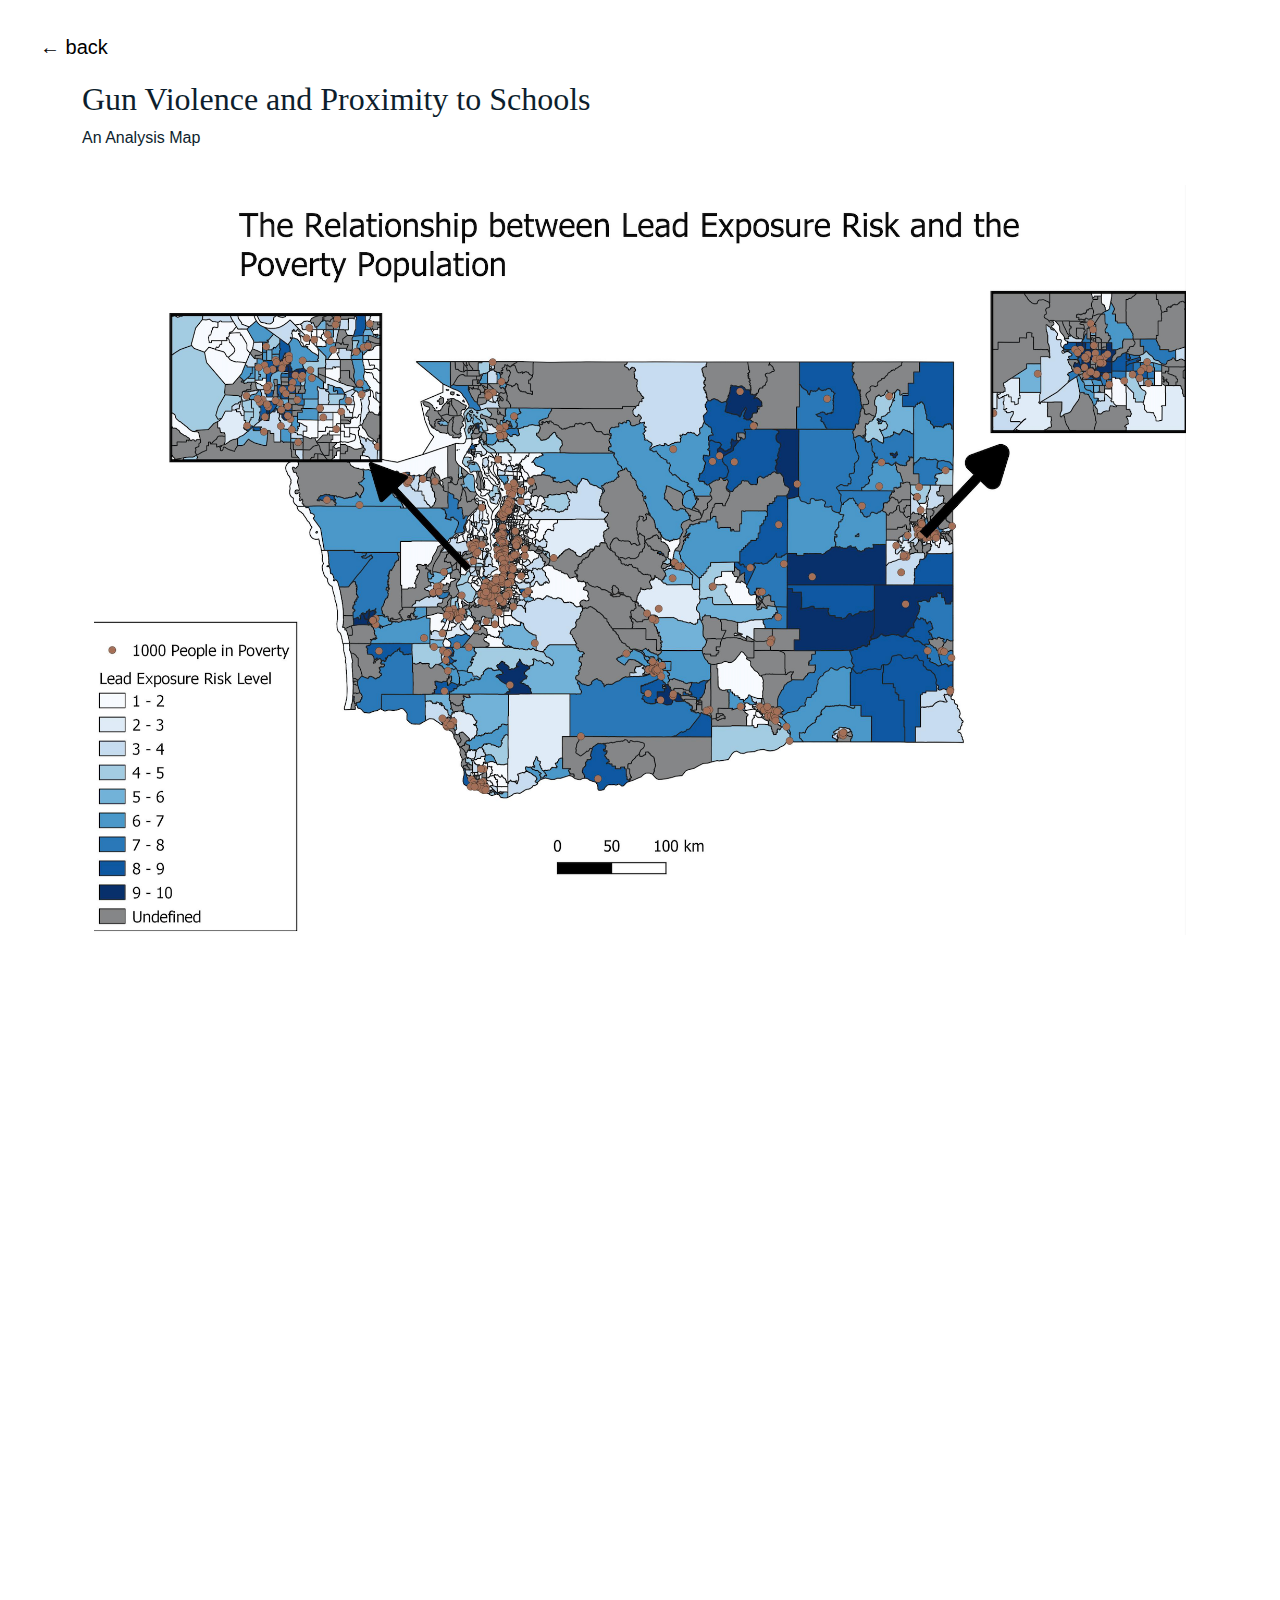
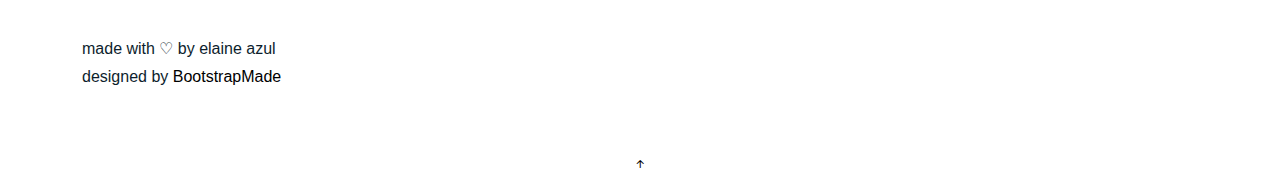
<file: lead.html>
<!DOCTYPE html>
<html lang="en">

<head>
  <meta charset="utf-8">
  <meta content="width=device-width, initial-scale=1.0" name="viewport">

  <title>covid - mapbox.js</title>
  <meta content="" name="description">
  <meta content="" name="keywords">

  <!-- Mapbox stuff -->
  <meta name="viewport" content="initial-scale=1,maximum-scale=1,user-scalable=no">
    <link href="https://fonts.googleapis.com/css2?family=Open+Sans&display=swap" rel="stylesheet">
    <link href="https://api.mapbox.com/mapbox-gl-js/v2.8.1/mapbox-gl.css" rel="stylesheet">
    <script src="https://api.mapbox.com/mapbox-gl-js/v2.8.1/mapbox-gl.js"></script>

  <!-- Favicons -->
  <link href="assets/img/favicon.png" rel="icon">
  <link href="assets/img/apple-touch-icon.png" rel="apple-touch-icon">

  <!-- Google Fonts -->
  <link href="https://fonts.googleapis.com/css?family=https://fonts.googleapis.com/css?family=Inconsolata:400,500,600,700|Raleway:400,400i,500,500i,600,600i,700,700i" rel="stylesheet">

  <!-- Vendor CSS Files -->
  <link href="assets/vendor/aos/aos.css" rel="stylesheet">
  <link href="assets/vendor/bootstrap/css/bootstrap.min.css" rel="stylesheet">
  <link href="assets/vendor/bootstrap-icons/bootstrap-icons.css" rel="stylesheet">
  <link href="assets/vendor/swiper/swiper-bundle.min.css" rel="stylesheet">

  <!-- Template Main CSS File -->
  <link href="assets/css/style.css" rel="stylesheet">

  <!-- Mapbox CSS -->
  <style>
    /* CSS styles for the Mapbox map */
    #map {
      width: 100%;
      height: 100%;
    }

    #legend {
      position: absolute;
      bottom: 10px; /* Adjust top position as needed */
      left: 10px; /* Adjust left position as needed */
      width: 20%;
      max-width: 150px; /* Adjust width as needed */
      background-color: rgba(0, 0, 0, 0.7);
      border-radius: 3px;
      padding: 10px;
      text-align: center;
      font-family: Arial, Helvetica, sans-serif;
      font-size: 10px;
      z-index: 1; /* Ensure legend appears above the map */
    }

    .break {
        position: relative;
        margin: 0px;
        padding: 0px;
    }

    .dot {
        display: inline-block;
        margin-top: 5px;
        border-radius: 50%;
        opacity: 0.6;
        margin-right: 5px;
    }

    .dot-label {
      vertical-align: middle;
    }

    a {
        color: black
    }

    #title {
        position: absolute;
        top: 0;
        left: 0;
        margin-top: 20px;
        margin-left: 20px;
        font-family: 'Open Sans', sans-serif;
        font-size: 25pt;
        color: white
    }

    #subtitle {
        position: absolute;
        top: 0;
        left: 0;
        margin-top: 70px;
        margin-left: 190px;
        font-family: 'Open Sans', sans-serif;
        font-size: 15pt;
        color: white
    }
    
</style>

  <!-- =======================================================
  * Template Name: MyPortfolio
  * Template URL: https://bootstrapmade.com/myportfolio-bootstrap-portfolio-website-template/
  * Updated: Mar 17 2024 with Bootstrap v5.3.3
  * Author: BootstrapMade.com
  * License: https://bootstrapmade.com/license/
  ======================================================== -->
</head>

<body>

  <!-- ======= Navbar ======= -->
  <div class="back-button">
    <a href="index.html">&#x2190; back</a>
  </div>


  <main id="main">
    <section class="section">
        <div class="container">
            <div class="row mb-4 align-items-center">
                <div class="col-md-6" data-aos="fade-up">
                    <h2>Gun Violence and Proximity to Schools</h2>
                    <p>An Analysis Map</p>
                </div>
            </div>

            <div class="site-section pb-0">
                <div class="container">
                    <div class="row align-items-stretch">
                        <!-- Image container now takes full width -->
                        <div class="col-12" data-aos="fade-up" style="margin-top: -5px;">
                            <div class="image-container">
                                <img src="assets/img/lead-rect.png" alt="Descriptive Text for Image" style="width: 100%; height: auto;">
                            </div>
                        </div>
                        <!-- Text content now positioned under the image -->
                        <div class="col-12" data-aos="fade-up" data-aos-delay="100">
                            <div class="sticky-content">
                                <div class="mb-4">
                                    <h4 class="h3 mb-3">Research Question</h4>
                                    <p>How does gun violence in the vicinity of high-risk schools in King County impact educational disparities, graduation rates, and social mobility?</p>
                                    <h4 class="h3 mb-3">Summary</h4>
                                    <p>This project examines the intersection of gun violence and school funding disparities in King County, highlighting the compounded challenges faced by high-risk schools. It explores the urgency for safety measures and prevention strategies amid increasing incidents near schools, emphasizing the impact on student safety, academic performance, and future opportunities.</p>
                                    <h4 class="h3 mb-3">Key Findings</h4>
                                    <ul>
                                        <li>Gun violence incidents predominantly occur within a one-mile radius of school sites, impacting nearly 300,000 students.</li>
                                        <li>High-risk schools, especially in South Seattle and South King County, are most affected, with lower graduation rates and inadequate funding exacerbating the impact of gun violence.</li>
                                        <li>Disparities in educational funding and safety perpetuate the cycle of poverty and violence, undermining education's role in social and economic mobility.</li>
                                    </ul>
                                
                                    
                                    <p>Source: <a href="https://kingcounty.gov/~/media/depts/prosecutor/documents/2020/2019_Shots_Fired_Report.ashx?la=en" target="_blank" style="color: blue; text-decoration: underline;">King County 2019</a></p>
                                </div>
                        
                                <h4 class="h3 mb-3">What I did</h4>
                                <ul class="list-unstyled list-line mb-5">
                                    <li>Gathered data on school funding, graduation rates, enrollment, and shooting incidents in King County.</li>
                                    <li>Created a choropleth map to visualize spatial disparities in school funding across King County.</li>
                                    <li>Conducted a spatial analysis to identify gun violence incidents within a one-mile buffer of school sites.</li>
                                    <li>Assessed how funding disparities and proximity to gun violence incidents influence student safety, academic performance, and dropout rates in an analysis report.</li>
                                </ul>
                        

                            </div>
                        </div>
                        
                    </div>
                </div>
            </div>
            
        </div>
    </section>
</main>



  <!-- ======= Footer ======= -->
  <footer class="footer" role="contentinfo">
    <div class="container">
      <div class="row">
        <div class="col-sm-6">
          <p class="mb-1">made with ♡ by elaine azul</p>
          <div class="credits">
            <!--
            All the links in the footer should remain intact.
            You can delete the links only if you purchased the pro version.
            Licensing information: https://bootstrapmade.com/license/
            Purchase the pro version with working PHP/AJAX contact form: https://bootstrapmade.com/buy/?theme=MyPortfolio
          -->
            designed by <a href="https://bootstrapmade.com/">BootstrapMade</a>
          </div>
        </div>
        <div class="col-sm-6 social text-md-end">
        </div>
      </div>
    </div>
  </footer>

  <a href="#" class="back-to-top d-flex align-items-center justify-content-center"><i class="bi bi-arrow-up-short"></i></a>

  <!-- Vendor JS Files -->
  <script src="assets/vendor/aos/aos.js"></script>
  <script src="assets/vendor/bootstrap/js/bootstrap.bundle.min.js"></script>
  <script src="assets/vendor/isotope-layout/isotope.pkgd.min.js"></script>
  <script src="assets/vendor/swiper/swiper-bundle.min.js"></script>
  <script src="assets/vendor/php-email-form/validate.js"></script>

  <!-- Template Main JS File -->
  <script src="assets/js/main.js"></script>

</body>

</html>
</file>
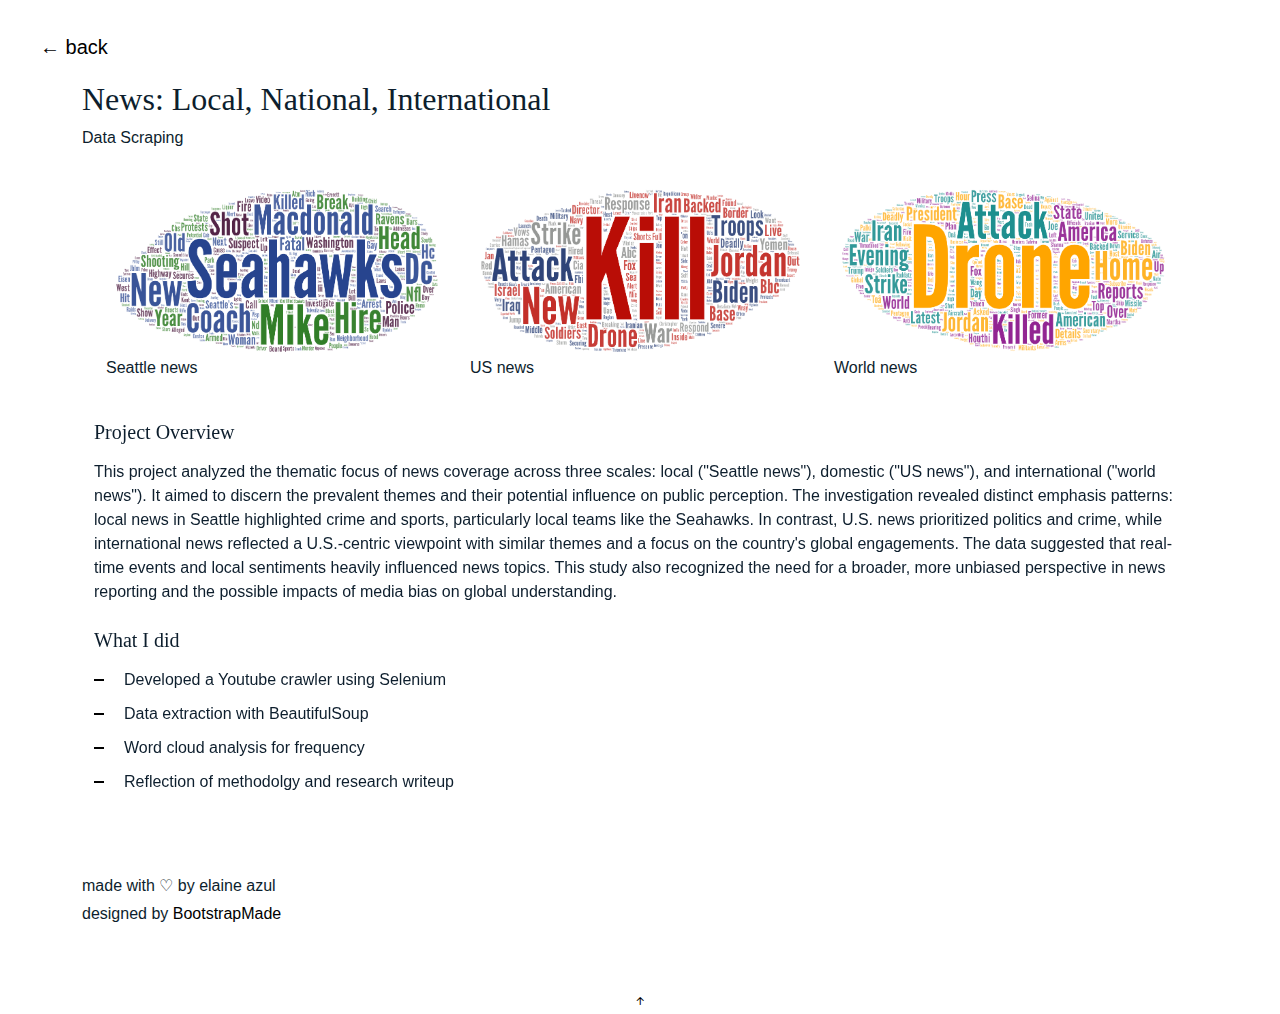
<file: scraping.html>
<!DOCTYPE html>
<html lang="en">

<head>
  <meta charset="utf-8">
  <meta content="width=device-width, initial-scale=1.0" name="viewport">

  <title>data scraping</title>
  <meta content="" name="description">
  <meta content="" name="keywords">

  <!-- Mapbox stuff -->
  <meta name="viewport" content="initial-scale=1,maximum-scale=1,user-scalable=no">
    <link href="https://fonts.googleapis.com/css2?family=Open+Sans&display=swap" rel="stylesheet">
    <link href="https://api.mapbox.com/mapbox-gl-js/v2.8.1/mapbox-gl.css" rel="stylesheet">
    <script src="https://api.mapbox.com/mapbox-gl-js/v2.8.1/mapbox-gl.js"></script>

  <!-- Favicons -->
  <link href="assets/img/favicon.png" rel="icon">
  <link href="assets/img/apple-touch-icon.png" rel="apple-touch-icon">

  <!-- Google Fonts -->
  <link href="https://fonts.googleapis.com/css?family=https://fonts.googleapis.com/css?family=Inconsolata:400,500,600,700|Raleway:400,400i,500,500i,600,600i,700,700i" rel="stylesheet">

  <!-- Vendor CSS Files -->
  <link href="assets/vendor/aos/aos.css" rel="stylesheet">
  <link href="assets/vendor/bootstrap/css/bootstrap.min.css" rel="stylesheet">
  <link href="assets/vendor/bootstrap-icons/bootstrap-icons.css" rel="stylesheet">
  <link href="assets/vendor/swiper/swiper-bundle.min.css" rel="stylesheet">

  <!-- Template Main CSS File -->
  <link href="assets/css/style.css" rel="stylesheet">

  <!-- Mapbox CSS -->
  <style>
    /* CSS styles for the Mapbox map */
    #map {
      width: 100%;
      height: 100%;
    }

    #legend {
      position: absolute;
      bottom: 10px; /* Adjust top position as needed */
      left: 10px; /* Adjust left position as needed */
      width: 20%;
      max-width: 150px; /* Adjust width as needed */
      background-color: rgba(0, 0, 0, 0.7);
      border-radius: 3px;
      padding: 10px;
      text-align: center;
      font-family: Arial, Helvetica, sans-serif;
      font-size: 10px;
      z-index: 1; /* Ensure legend appears above the map */
    }

    .break {
        position: relative;
        margin: 0px;
        padding: 0px;
    }

    .dot {
        display: inline-block;
        margin-top: 5px;
        border-radius: 50%;
        opacity: 0.6;
        margin-right: 5px;
    }

    .dot-label {
      vertical-align: middle;
    }

    a {
        color: black
    }

    #title {
        position: absolute;
        top: 0;
        left: 0;
        margin-top: 20px;
        margin-left: 20px;
        font-family: 'Open Sans', sans-serif;
        font-size: 25pt;
        color: white
    }

    #subtitle {
        position: absolute;
        top: 0;
        left: 0;
        margin-top: 70px;
        margin-left: 190px;
        font-family: 'Open Sans', sans-serif;
        font-size: 15pt;
        color: white
    }
    
</style>

  <!-- =======================================================
  * Template Name: MyPortfolio
  * Template URL: https://bootstrapmade.com/myportfolio-bootstrap-portfolio-website-template/
  * Updated: Mar 17 2024 with Bootstrap v5.3.3
  * Author: BootstrapMade.com
  * License: https://bootstrapmade.com/license/
  ======================================================== -->
</head>

<body>

  <!-- ======= Navbar ======= -->
  <div class="back-button">
    <a href="index.html">&#x2190; back</a>
  </div>


  <main id="main">
    <section class="section">
        <div class="container">
            <div class="row mb-4 align-items-center">
                <div class="col-md-6" data-aos="fade-up">
                    <h2>News: Local, National, International</h2>
                    <p>Data Scraping</p>
                </div>
            </div>

            <div class="site-section pb-0">
                <div class="container">
                    <div class="row align-items-stretch">
                        <!-- Image container now takes full width -->
                        <div class="col-12" data-aos="fade-up" style="margin-top: -5px;">
                          <section class="section3">
                            <div class="container">
                                <div class="row"> <!-- Add this row to contain the columns side by side -->
                                    <div class="item mapbox col-sm-6 col-md-4 col-lg-4 mb-4" data-aos="fade-up">
                                        <a class="item-wrap fancybox">
                                            <img class="img-fluid" src="assets/img/seattlecloud.png">
                                        </a>
                                        <p>Seattle news</p>
                                    </div>
                                    <div class="item mapbox col-sm-6 col-md-4 col-lg-4 mb-4" data-aos="fade-up">
                                      <a class="item-wrap fancybox">
                                          <img class="img-fluid" src="assets/img/uscloud.png">
                                      </a>
                                      <p>US news</p>
                                  </div>
                                    <div class="item mapbox col-sm-6 col-md-4 col-lg-4 mb-4" data-aos="fade-up" data-aos-delay="100"> <!-- Consider adding data-aos-delay for the second item to animate it separately -->
                                        <a class="item-wrap fancybox">
                                            <img class="img-fluid" src="assets/img/worldcloud1.png">
                                        </a>
                                        <p>World news</p>
                                    </div>
                                </div>
                            </div>
                        </section>
                        </div>
                        <!-- Text content now positioned under the image -->
                        <div class="col-12" data-aos="fade-up" data-aos-delay="100">
                            <div class="sticky-content">
                                <div class="mb-4">
                                    <h4 class="h3 mb-3">Project Overview</h4>
                                    <p>This project analyzed the thematic focus of news coverage across three scales: local ("Seattle news"), domestic ("US news"), and international ("world news"). It aimed to discern the prevalent themes and their potential influence on public perception. The investigation revealed distinct emphasis patterns: local news in Seattle highlighted crime and sports, particularly local teams like the Seahawks. In contrast, U.S. news prioritized politics and crime, while international news reflected a U.S.-centric viewpoint with similar themes and a focus on the country's global engagements. The data suggested that real-time events and local sentiments heavily influenced news topics. This study also recognized the need for a broader, more unbiased perspective in news reporting and the possible impacts of media bias on global understanding.</p>
                                    
                                </div>
                          
                                <h4 class="h3 mb-3">What I did</h4>
                                <ul class="list-unstyled list-line mb-5">
                                    <li>Developed a Youtube crawler using Selenium</li>
                                    <li>Data extraction with BeautifulSoup</li>
                                    <li>Word cloud analysis for frequency</li>
                                    <li>Reflection of methodolgy and research writeup</li>
                                    </ul>
                            </div>
                        </div>
                        
                    </div>
                </div>
            </div>
            
        </div>
    </section>
</main>



  <!-- ======= Footer ======= -->
  <footer class="footer" role="contentinfo">
    <div class="container">
      <div class="row">
        <div class="col-sm-6">
          <p class="mb-1">made with ♡ by elaine azul</p>
          <div class="credits">
            <!--
            All the links in the footer should remain intact.
            You can delete the links only if you purchased the pro version.
            Licensing information: https://bootstrapmade.com/license/
            Purchase the pro version with working PHP/AJAX contact form: https://bootstrapmade.com/buy/?theme=MyPortfolio
          -->
            designed by <a href="https://bootstrapmade.com/">BootstrapMade</a>
          </div>
        </div>
        <div class="col-sm-6 social text-md-end">
        </div>
      </div>
    </div>
  </footer>

  <a href="#" class="back-to-top d-flex align-items-center justify-content-center"><i class="bi bi-arrow-up-short"></i></a>

  <!-- Vendor JS Files -->
  <script src="assets/vendor/aos/aos.js"></script>
  <script src="assets/vendor/bootstrap/js/bootstrap.bundle.min.js"></script>
  <script src="assets/vendor/isotope-layout/isotope.pkgd.min.js"></script>
  <script src="assets/vendor/swiper/swiper-bundle.min.js"></script>
  <script src="assets/vendor/php-email-form/validate.js"></script>

  <!-- Template Main JS File -->
  <script src="assets/js/main.js"></script>

</body>

</html>
</file>
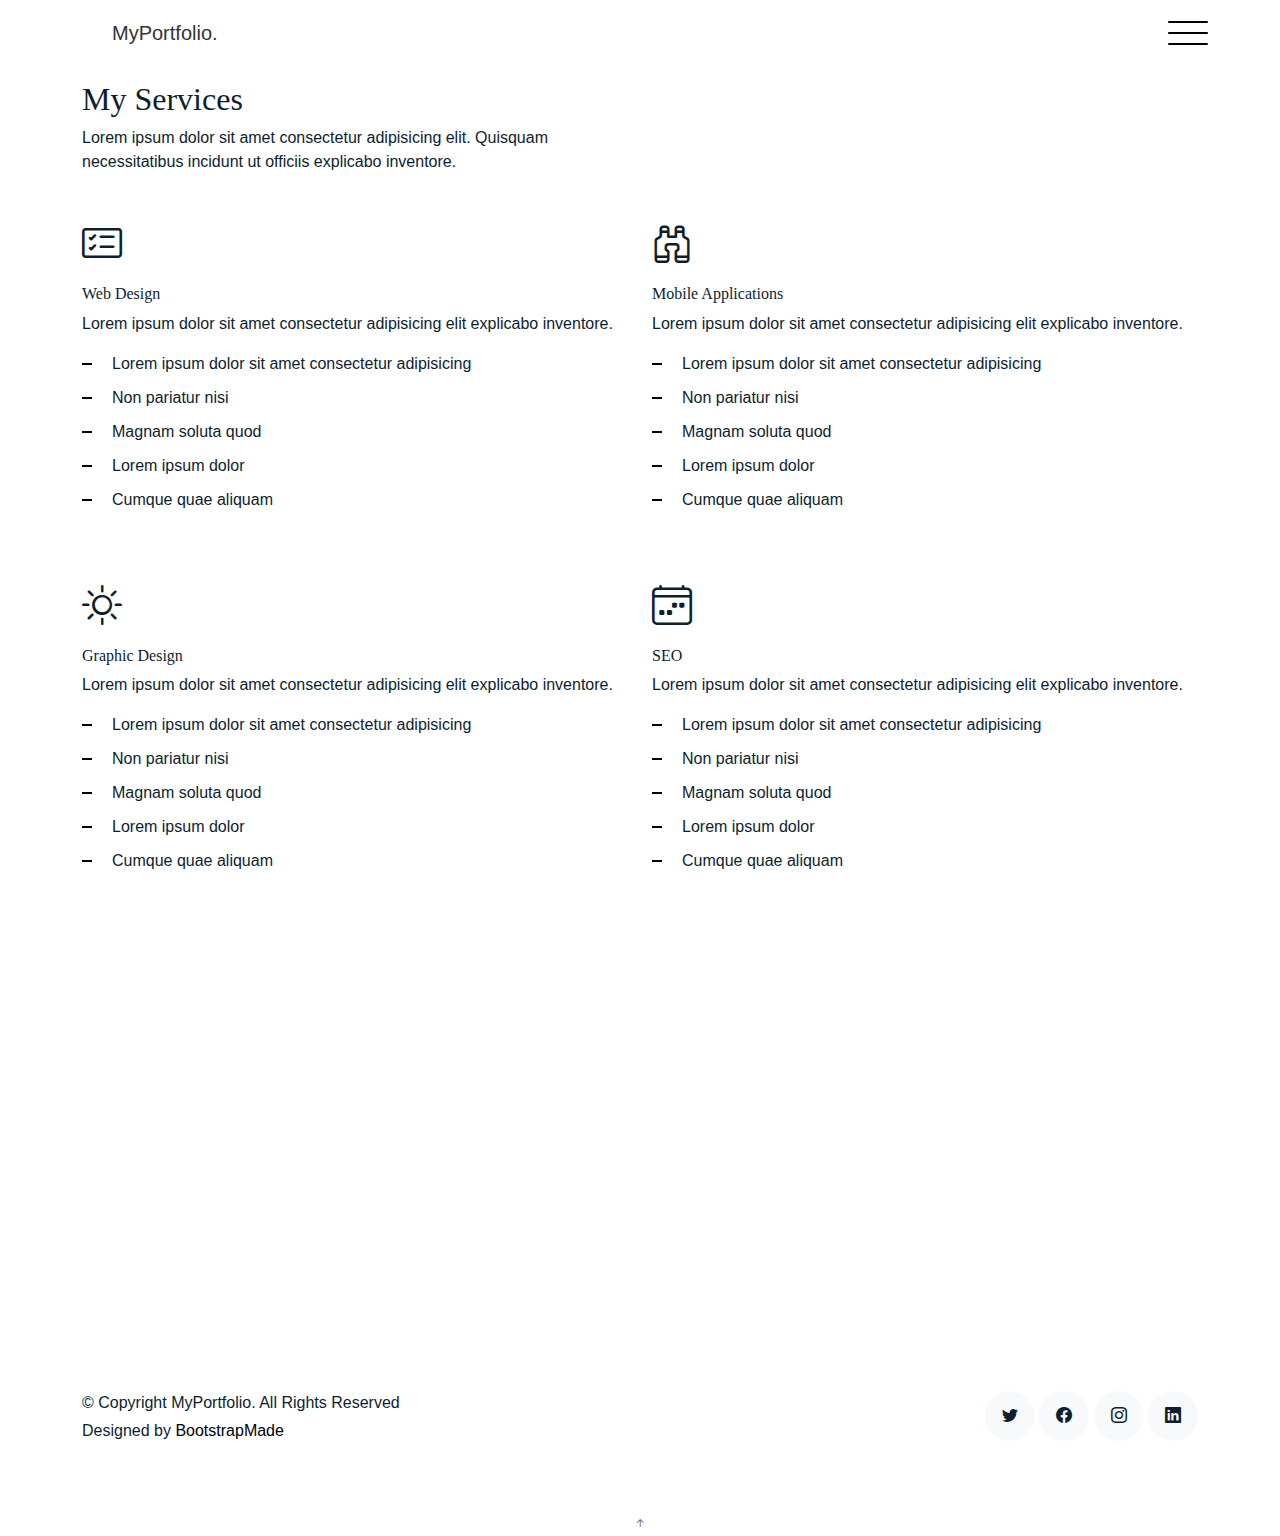
<file: services.html>
<!DOCTYPE html>
<html lang="en">

<head>
  <meta charset="utf-8">
  <meta content="width=device-width, initial-scale=1.0" name="viewport">

  <title>MyPortfolio Bootstrap Template - Services</title>
  <meta content="" name="description">
  <meta content="" name="keywords">

  <!-- Favicons -->
  <link href="assets/img/favicon.png" rel="icon">
  <link href="assets/img/apple-touch-icon.png" rel="apple-touch-icon">

  <!-- Google Fonts -->
  <link href="https://fonts.googleapis.com/css?family=https://fonts.googleapis.com/css?family=Inconsolata:400,500,600,700|Raleway:400,400i,500,500i,600,600i,700,700i" rel="stylesheet">

  <!-- Vendor CSS Files -->
  <link href="assets/vendor/aos/aos.css" rel="stylesheet">
  <link href="assets/vendor/bootstrap/css/bootstrap.min.css" rel="stylesheet">
  <link href="assets/vendor/bootstrap-icons/bootstrap-icons.css" rel="stylesheet">
  <link href="assets/vendor/swiper/swiper-bundle.min.css" rel="stylesheet">

  <!-- Template Main CSS File -->
  <link href="assets/css/style.css" rel="stylesheet">

  <!-- =======================================================
  * Template Name: MyPortfolio
  * Template URL: https://bootstrapmade.com/myportfolio-bootstrap-portfolio-website-template/
  * Updated: Mar 17 2024 with Bootstrap v5.3.3
  * Author: BootstrapMade.com
  * License: https://bootstrapmade.com/license/
  ======================================================== -->
</head>

<body>

  <!-- ======= Navbar ======= -->
  <div class="collapse navbar-collapse custom-navmenu" id="main-navbar">
    <div class="container py-2 py-md-5">
      <div class="row align-items-start">
        <div class="col-md-2">
          <ul class="custom-menu">
            <li><a href="index.html">Home</a></li>
            <li><a href="about.html">About Me</a></li>
            <li class="active"><a href="services.html">Services</a></li>
            <li><a href="works.html">Works</a></li>
            <li><a href="contact.html">Contact</a></li>
          </ul>
        </div>
        <div class="col-md-6 d-none d-md-block  mr-auto">
          <div class="tweet d-flex">
            <span class="bi bi-twitter text-white mt-2 mr-3"></span>
            <div>
              <p><em>Lorem ipsum dolor sit amet consectetur adipisicing elit. Quisquam necessitatibus incidunt ut officiis explicabo inventore. <br> <a href="#">t.co/v82jsk</a></em></p>
            </div>
          </div>
        </div>
        <div class="col-md-4 d-none d-md-block">
          <h3>Hire Me</h3>
          <p>Lorem ipsum dolor sit amet consectetur adipisicing elit. Quisquam necessitatibus incidunt ut officiisexplicabo inventore. <br> <a href="#">myemail@gmail.com</a></p>
        </div>
      </div>

    </div>
  </div>

  <nav class="navbar navbar-light custom-navbar">
    <div class="container">
      <a class="navbar-brand" href="index.html">MyPortfolio.</a>
      <a href="#" class="burger" data-bs-toggle="collapse" data-bs-target="#main-navbar">
        <span></span>
      </a>
    </div>
  </nav>

  <main id="main">

    <section class="section">
      <div class="container">
        <div class="row mb-4 align-items-center">
          <div class="col-md-6" data-aos="fade-up">

            <h2>My Services</h2>
            <p>Lorem ipsum dolor sit amet consectetur adipisicing elit. Quisquam necessitatibus incidunt ut officiis
              explicabo inventore.</p>

          </div>

        </div>
      </div>

      <div class="site-section pb-0 services">
        <div class="container">

          <div class="row">

            <div class="col-12 col-sm-6 col-md-6 col-lg-6 mb-5" data-aos="fade-up" data-aos-delay="">
              <i class="bi bi-card-checklist"></i>
              <h4 class="h4 mb-2">Web Design</h4>
              <p>Lorem ipsum dolor sit amet consectetur adipisicing elit explicabo inventore.</p>
              <ul class="list-unstyled list-line">
                <li>Lorem ipsum dolor sit amet consectetur adipisicing</li>
                <li>Non pariatur nisi</li>
                <li>Magnam soluta quod</li>
                <li>Lorem ipsum dolor</li>
                <li>Cumque quae aliquam</li>
              </ul>
            </div>
            <div class="col-12 col-sm-6 col-md-6 col-lg-6 mb-5" data-aos="fade-up" data-aos-delay="100">
              <i class="bi bi-binoculars"></i>
              <h4 class="h4 mb-2">Mobile Applications</h4>
              <p>Lorem ipsum dolor sit amet consectetur adipisicing elit explicabo inventore.</p>
              <ul class="list-unstyled list-line">
                <li>Lorem ipsum dolor sit amet consectetur adipisicing</li>
                <li>Non pariatur nisi</li>
                <li>Magnam soluta quod</li>
                <li>Lorem ipsum dolor</li>
                <li>Cumque quae aliquam</li>
              </ul>
            </div>
            <div class="col-12 col-sm-6 col-md-6 col-lg-6 mb-5" data-aos="fade-up" data-aos-delay="">
              <i class="bi bi-brightness-high"></i>
              <h4 class="h4 mb-2">Graphic Design</h4>
              <p>Lorem ipsum dolor sit amet consectetur adipisicing elit explicabo inventore.</p>
              <ul class="list-unstyled list-line">
                <li>Lorem ipsum dolor sit amet consectetur adipisicing</li>
                <li>Non pariatur nisi</li>
                <li>Magnam soluta quod</li>
                <li>Lorem ipsum dolor</li>
                <li>Cumque quae aliquam</li>
              </ul>
            </div>
            <div class="col-12 col-sm-6 col-md-6 col-lg-6 mb-5" data-aos="fade-up" data-aos-delay="100">
              <i class="bi bi-calendar4-week"></i>
              <h4 class="h4 mb-2">SEO</h4>
              <p>Lorem ipsum dolor sit amet consectetur adipisicing elit explicabo inventore.</p>
              <ul class="list-unstyled list-line">
                <li>Lorem ipsum dolor sit amet consectetur adipisicing</li>
                <li>Non pariatur nisi</li>
                <li>Magnam soluta quod</li>
                <li>Lorem ipsum dolor</li>
                <li>Cumque quae aliquam</li>
              </ul>
            </div>
          </div>
        </div>
      </div>
    </section>

    <!-- ======= Testimonials Section ======= -->
    <section class="section pt-0">
      <div class="container">

        <div class="testimonials-slider swiper" data-aos="fade-up" data-aos-delay="100">
          <div class="swiper-wrapper">

            <div class="swiper-slide">
              <div class="testimonial-wrap">
                <div class="testimonial">
                  <img src="assets/img/person_1.jpg" alt="Image" class="img-fluid">
                  <blockquote>
                    <p>Lorem ipsum dolor sit amet consectetur adipisicing elit. Quisquam necessitatibus incidunt ut officiis
                      explicabo inventore.</p>
                  </blockquote>
                  <p>&mdash; Jean Hicks</p>
                </div>
              </div>
            </div><!-- End testimonial item -->

            <div class="swiper-slide">
              <div class="testimonial-wrap">
                <div class="testimonial">
                  <img src="assets/img/person_2.jpg" alt="Image" class="img-fluid">
                  <blockquote>
                    <p>Lorem ipsum dolor sit amet consectetur adipisicing elit. Quisquam necessitatibus incidunt ut officiis
                      explicabo inventore.</p>
                  </blockquote>
                  <p>&mdash; Chris Stanworth</p>
                </div>
              </div>
            </div><!-- End testimonial item -->

          </div>
          <div class="swiper-pagination"></div>
        </div>

      </div>
    </section><!-- End Testimonials Section -->

  </main><!-- End #main -->

  <!-- ======= Footer ======= -->
  <footer class="footer" role="contentinfo">
    <div class="container">
      <div class="row">
        <div class="col-sm-6">
          <p class="mb-1">&copy; Copyright MyPortfolio. All Rights Reserved</p>
          <div class="credits">
            <!--
            All the links in the footer should remain intact.
            You can delete the links only if you purchased the pro version.
            Licensing information: https://bootstrapmade.com/license/
            Purchase the pro version with working PHP/AJAX contact form: https://bootstrapmade.com/buy/?theme=MyPortfolio
          -->
            Designed by <a href="https://bootstrapmade.com/">BootstrapMade</a>
          </div>
        </div>
        <div class="col-sm-6 social text-md-end">
          <a href="#"><span class="bi bi-twitter"></span></a>
          <a href="#"><span class="bi bi-facebook"></span></a>
          <a href="#"><span class="bi bi-instagram"></span></a>
          <a href="#"><span class="bi bi-linkedin"></span></a>
        </div>
      </div>
    </div>
  </footer>

  <a href="#" class="back-to-top d-flex align-items-center justify-content-center"><i class="bi bi-arrow-up-short"></i></a>

  <!-- Vendor JS Files -->
  <script src="assets/vendor/aos/aos.js"></script>
  <script src="assets/vendor/bootstrap/js/bootstrap.bundle.min.js"></script>
  <script src="assets/vendor/isotope-layout/isotope.pkgd.min.js"></script>
  <script src="assets/vendor/swiper/swiper-bundle.min.js"></script>
  <script src="assets/vendor/php-email-form/validate.js"></script>

  <!-- Template Main JS File -->
  <script src="assets/js/main.js"></script>

</body>

</html>
</file>
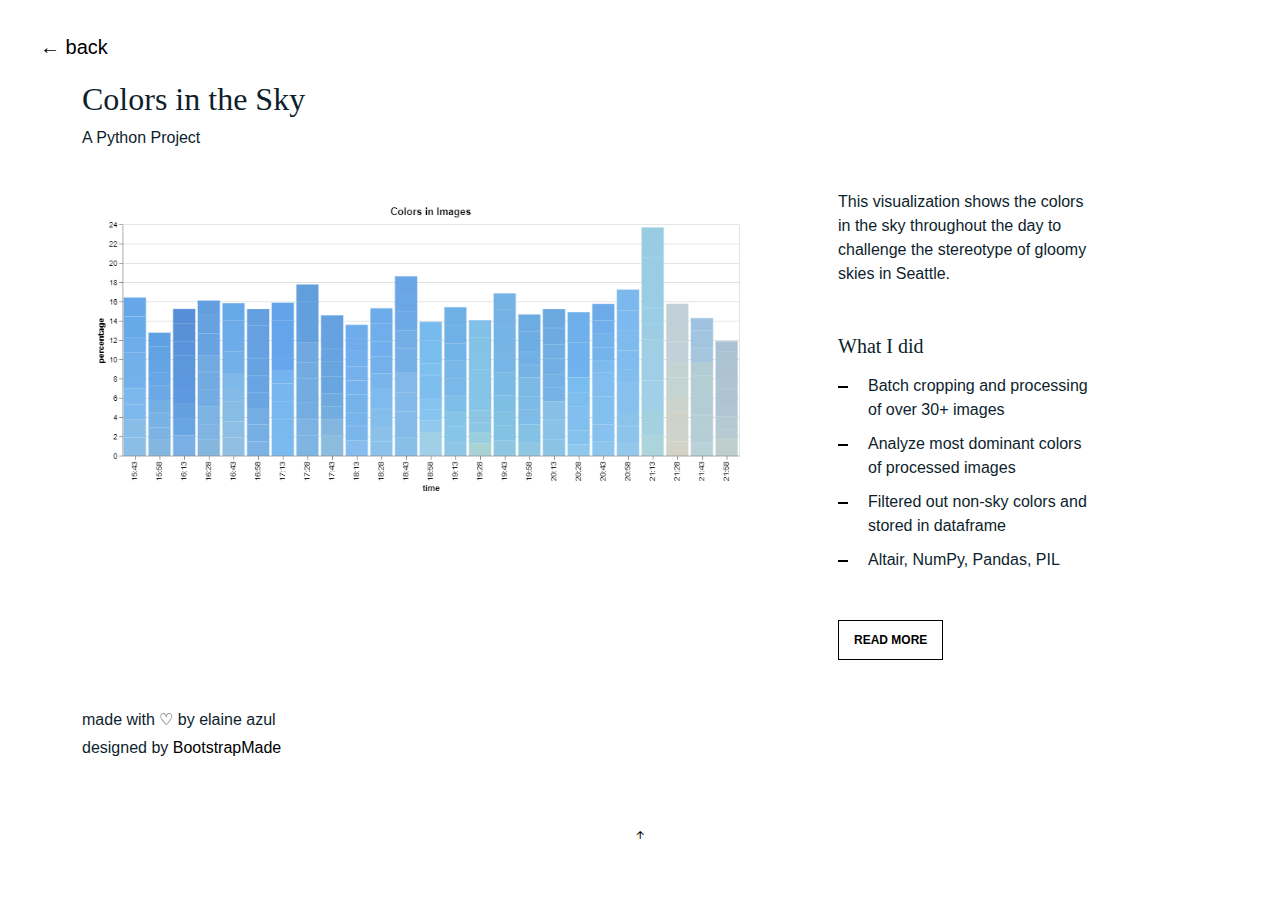
<file: sky.html>
<!DOCTYPE html>
<html lang="en">

<head>
  <meta charset="utf-8">
  <meta content="width=device-width, initial-scale=1.0" name="viewport">

  <title>Colors - Python</title>
  <meta content="" name="description">
  <meta content="" name="keywords">

  <!-- Mapbox stuff -->
  <meta name="viewport" content="initial-scale=1,maximum-scale=1,user-scalable=no">
    <link href="https://fonts.googleapis.com/css2?family=Open+Sans&display=swap" rel="stylesheet">
    <link href="https://api.mapbox.com/mapbox-gl-js/v2.8.1/mapbox-gl.css" rel="stylesheet">
    <script src="https://api.mapbox.com/mapbox-gl-js/v2.8.1/mapbox-gl.js"></script>

  <!-- Favicons -->
  <link href="assets/img/favicon.png" rel="icon">
  <link href="assets/img/apple-touch-icon.png" rel="apple-touch-icon">

  <!-- Google Fonts -->
  <link href="https://fonts.googleapis.com/css?family=https://fonts.googleapis.com/css?family=Inconsolata:400,500,600,700|Raleway:400,400i,500,500i,600,600i,700,700i" rel="stylesheet">

  <!-- Vendor CSS Files -->
  <link href="assets/vendor/aos/aos.css" rel="stylesheet">
  <link href="assets/vendor/bootstrap/css/bootstrap.min.css" rel="stylesheet">
  <link href="assets/vendor/bootstrap-icons/bootstrap-icons.css" rel="stylesheet">
  <link href="assets/vendor/swiper/swiper-bundle.min.css" rel="stylesheet">

  <!-- Template Main CSS File -->
  <link href="assets/css/style.css" rel="stylesheet">

  <!-- Mapbox CSS -->
  <style>
    /* CSS styles for the Mapbox map */
    #map {
      width: 100%;
      height: 100%;
    }

    #legend {
      position: absolute;
      bottom: 10px; /* Adjust top position as needed */
      left: 10px; /* Adjust left position as needed */
      width: 20%;
      max-width: 150px; /* Adjust width as needed */
      background-color: rgba(0, 0, 0, 0.7);
      border-radius: 3px;
      padding: 10px;
      text-align: center;
      font-family: Arial, Helvetica, sans-serif;
      font-size: 10px;
      z-index: 1; /* Ensure legend appears above the map */
    }

    .break {
        position: relative;
        margin: 0px;
        padding: 0px;
    }

    .dot {
        display: inline-block;
        margin-top: 5px;
        border-radius: 50%;
        opacity: 0.6;
        margin-right: 5px;
    }

    .dot-label {
      vertical-align: middle;
    }

    a {
        color: black
    }

    #title {
        position: absolute;
        top: 0;
        left: 0;
        margin-top: 20px;
        margin-left: 20px;
        font-family: 'Open Sans', sans-serif;
        font-size: 25pt;
        color: white
    }

    #subtitle {
        position: absolute;
        top: 0;
        left: 0;
        margin-top: 70px;
        margin-left: 190px;
        font-family: 'Open Sans', sans-serif;
        font-size: 15pt;
        color: white
    }
    
</style>

  <!-- =======================================================
  * Template Name: MyPortfolio
  * Template URL: https://bootstrapmade.com/myportfolio-bootstrap-portfolio-website-template/
  * Updated: Mar 17 2024 with Bootstrap v5.3.3
  * Author: BootstrapMade.com
  * License: https://bootstrapmade.com/license/
  ======================================================== -->
</head>

<body>

  <!-- ======= Navbar ======= -->
  <div class="back-button">
    <a href="index.html">&#x2190; back</a>
  </div>


  <main id="main">
    <section class="section">
        <div class="container">
            <div class="row mb-4 align-items-center">
                <div class="col-md-6" data-aos="fade-up">
                    <h2>Colors in the Sky</h2>
                    <p>A Python Project</p>
                </div>
            </div>

            <div class="site-section pb-0">
                <div class="container">
                    <div class="row align-items-stretch">
                        <!-- Image container now takes full width -->
                        <div class="col-8" data-aos="fade-up" style="margin-top: -5px;">
                            <div class="image-container">
                                <img src="assets/img/sky-rect.png" alt="Descriptive Text for Image" style="width: 90%; height: auto;">
                            </div>
                        </div>
                        <!-- Text content now positioned under the image -->
                        <div class="col-md-3 ml-auto" data-aos="fade-up" data-aos-delay="100">
                            <div class="sticky-content">
                              <div class="mb-5">
                                <p>This visualization shows the colors in the sky throughout the day to challenge the stereotype of gloomy skies in Seattle. </p>
                              </div>
              
                              <h4 class="h3 mb-3">What I did</h4>
                              <ul class="list-unstyled list-line mb-5">
                                <li>Batch cropping and processing of over 30+ images</li>
                                <li>Analyze most dominant colors of processed images</li>
                                <li>Filtered out non-sky colors and stored in dataframe</li>
                                <li>Altair, NumPy, Pandas, PIL</li>
                              </ul>
              
                              <p><a href="https://sites.google.com/uw.edu/visualizingseattle/projects/grey-anatomy" class="readmore">Read More</a></p>
                            </div>
                          </div>
                        
                    </div>
                </div>
            </div>
            
        </div>
    </section>
</main>



  <!-- ======= Footer ======= -->
  <footer class="footer" role="contentinfo">
    <div class="container">
      <div class="row">
        <div class="col-sm-6">
          <p class="mb-1">made with ♡ by elaine azul</p>
          <div class="credits">
            <!--
            All the links in the footer should remain intact.
            You can delete the links only if you purchased the pro version.
            Licensing information: https://bootstrapmade.com/license/
            Purchase the pro version with working PHP/AJAX contact form: https://bootstrapmade.com/buy/?theme=MyPortfolio
          -->
            designed by <a href="https://bootstrapmade.com/">BootstrapMade</a>
          </div>
        </div>
        <div class="col-sm-6 social text-md-end">
        </div>
      </div>
    </div>
  </footer>

  <a href="#" class="back-to-top d-flex align-items-center justify-content-center"><i class="bi bi-arrow-up-short"></i></a>

  <!-- Vendor JS Files -->
  <script src="assets/vendor/aos/aos.js"></script>
  <script src="assets/vendor/bootstrap/js/bootstrap.bundle.min.js"></script>
  <script src="assets/vendor/isotope-layout/isotope.pkgd.min.js"></script>
  <script src="assets/vendor/swiper/swiper-bundle.min.js"></script>
  <script src="assets/vendor/php-email-form/validate.js"></script>

  <!-- Template Main JS File -->
  <script src="assets/js/main.js"></script>

</body>

</html>
</file>
<file: assets/css/style.css>
/**
* Template Name: MyPortfolio
* Template URL: https://bootstrapmade.com/myportfolio-bootstrap-portfolio-website-template/
* Updated: Mar 17 2024 with Bootstrap v5.3.3
* Author: BootstrapMade.com
* License: https://bootstrapmade.com/license/
*/

/*--------------------------------------------------------------
# General
--------------------------------------------------------------*/
body {
  font-family: "DM Sans", sans-serif;
  color: #0d1e2d;
}

a {
  color: #777;
  text-decoration: none;
}

a:hover {
  color: #000;
}

h1,
h2,
h3,
h4,
h5,
h6,
.font-heading {
  font-family: "DM Serif Display", serif;
}

.section {
  padding-top: 5rem; 
  padding-bottom: 2rem;
}
.section2 {
  padding-top: 0.1rem; 
  padding-bottom: 7rem;
}

.filters a {
  text-decoration: none;
  color: #000;
  display: inline-block;
  padding-left: 10px;
  padding-right: 10px;
  position: relative;
}

.filters a:hover,
.filters a:focus,
.filters a:active {
  text-decoration: none;
}

.filters a:hover:before {
  content: "";
  position: absolute;
  left: 10px;
  right: 10px;
  bottom: 0;
  height: 1px;
  background-color: #000;
}

.filters a.active {
  color: #000;
}

.filters a.active:before {
  content: "";
  position: absolute;
  left: 10px;
  right: 10px;
  bottom: 0;
  height: 1px;
  background-color: #000;
}

.item {
  border: none;
  margin-bottom: 30px;
}

.item .item-wrap {
  display: block;
  position: relative;
  overflow: hidden;
}

.item .item-wrap:after {
  z-index: 2;
  position: absolute;
  content: "";
  top: 0;
  left: 0;
  right: 0;
  bottom: 0;
  background: rgba(0, 0, 0, 0.4);
  visibility: hidden;
  opacity: 0;
  transition: 0.3s all ease-in-out;
}

.item .item-wrap img {
  transition: 0.3s transform ease;
  transform: scale(1);
}

.item .item-wrap>.work-info {
  position: absolute;
  top: 50%;
  width: 100%;
  text-align: center;
  z-index: 3;
  transform: translateY(-50%);
  color: #fff;
  opacity: 0;
  visibility: hidden;
  margin-top: 20px;
  transition: 0.3s all ease;
}

.item .item-wrap>.work-info h3 {
  font-size: 20px;
  margin-bottom: 0;
}

.item .item-wrap>.work-info span {
  font-size: 14px;
  text-transform: uppercase;
  letter-spacing: 0.2rem;
}

.item .item-wrap:hover {
  text-decoration: none;
}

.item .item-wrap:hover img {
  transform: scale(1.05);
}

.item .item-wrap:hover:after {
  opacity: 1;
  visibility: visible;
}

.item .item-wrap:hover .work-info {
  margin-top: 0px;
  opacity: 1;
  visibility: visible;
}

.testimonial-wrap {
  padding: 50px 50px 80px 50px;
  background: #eceff2;
}

.testimonial-wrap .testimonial {
  text-align: center;
  max-width: 500px;
  margin: 0 auto;
}

.testimonial-wrap .testimonial img {
  border-radius: 50%;
  width: 120px;
  margin: 0 auto 30px auto;
}

.testimonial-wrap .testimonial blockquote p {
  font-size: 20px;
}

.h3 {
  font-size: 20px;
}

.h4 {
  font-size: 16px;
}

.heading {
  font-size: 28px;
}

.readmore {
  display: inline-block;
  border: 1px solid #000;
  padding: 10px 15px;
  font-size: 12px;
  text-transform: uppercase;
  color: #000;
  transition: 0.2s all ease;
  font-weight: 700;
}

.readmore:active,
.readmore:focus,
.readmore:hover {
  outline: none;
}

.readmore:hover {
  color: #fff;
  text-decoration: none;
  background: #000;
}

.testimonials-slider .swiper-pagination {
  margin-top: -60px;
  position: relative;
}

.testimonials-slider .swiper-pagination .swiper-pagination-bullet {
  width: 12px;
  height: 12px;
  background-color: rgba(13, 30, 45, 0.3);
  opacity: 1;
}

.testimonials-slider .swiper-pagination .swiper-pagination-bullet-active {
  background-color: rgba(13, 30, 45, 0.6);
}

.sticky-content {
  position: sticky;
  position: -webkit-sticky;
  top: 0;
  /* required */
}

.list-line li {
  margin-bottom: 10px;
  position: relative;
  padding-left: 30px;
}

.list-line li:before {
  content: "";
  position: absolute;
  left: 0;
  top: 0.7rem;
  width: 10px;
  height: 2px;
  background: #000;
}

.form-control {
  border-radius: 0;
  background: #f8f9fa;
  border: 1px solid transparent;
  padding-top: 10px !important;
  padding-bottom: 10px !important;
}

.form-control:active,
.form-control:focus {
  background: #eff1f4;
  outline: none;
  box-shadow: none;
  border: 1px solid transparent;
}

.custom-progress {
  height: 7px;
  border-radius: 0;
}

.custom-progress .progress-bar {
  background: #000;
}

/* Services */
.services i {
  font-size: 40px;
}

.services h4 {
  padding-top: 10px;
}

.left-aligned-section {
  margin-left: 0;
  padding-left: 15px; /* or adjust based on your design needs */
}



/* Contact Form */
.php-email-form .error-message {
  display: none;
  color: #fff;
  background: #ed3c0d;
  text-align: left;
  padding: 15px;
  font-weight: 600;
}

.php-email-form .error-message br+br {
  margin-top: 25px;
}

.php-email-form .sent-message {
  display: none;
  color: #fff;
  background: #18d26e;
  text-align: center;
  padding: 15px;
  font-weight: 600;
}

.php-email-form .loading {
  display: none;
  background: #fff;
  text-align: center;
  padding: 15px;
}

.php-email-form .loading:before {
  content: "";
  display: inline-block;
  border-radius: 50%;
  width: 24px;
  height: 24px;
  margin: 0 10px -6px 0;
  border: 3px solid #18d26e;
  border-top-color: #eee;
  animation: animate-loading 1s linear infinite;
}

@keyframes animate-loading {
  0% {
    transform: rotate(0deg);
  }

  100% {
    transform: rotate(360deg);
  }
}

.connect-section {
  text-align: center;
  padding: 40px 0;
}

.icon-container {
  display: flex;
  justify-content: center;
  gap: 20px; /* Adjusts the space between icons */
}

.connect-icon {
  color: #333; /* Icon color */
  font-size: 24px; /* Icon size */
  transition: color 0.3s;
}

.connect-icon:hover {
  color: #007bff; /* Icon hover color */
}

.connect-info i {
  color: #333; /* Icon color */
  font-size: 24px; /* Icon size */
}

.connect-info p {
  display: inline-block;
  margin-left: 10px;
  vertical-align: middle;
}


/*--------------------------------------------------------------
# Header
--------------------------------------------------------------*/
/* Smooth scrolling behavior */
html {
  scroll-behavior: smooth;
}

.navbar {
  display: flex;
  justify-content: center; /* Align items evenly along the main axis */
  position: fixed;
  top: 0;
  width: 100%;
  background-color: #fff; /* Add background color as needed */
  z-index: 1000; /* Set a high z-index to ensure the navbar stays on top */
}

.navbar a {
  text-decoration: none;
  color: #333; /* Adjust link color as needed */
  padding: 10px 20px; /* Adjust padding as needed */
  margin: 0 10px;
}

.back-button {
  position: fixed; /* Fix the button's position */
  top: 20px; /* Adjust the top distance from the top of the viewport */
  left: 20px; /* Adjust the left distance from the left of the viewport */
  padding: 12px 20px; /* Increase padding for larger button */
  font-size: 20px; /* Increase font size for larger button */
  color: #333; /* Example text color */
  border-radius: 5px; /* Example border radius */
  background-color: #ffffff; /* Example background color */
  z-index: 1000; /* Ensure it's above other content */
  text-decoration: none;
  display: inline-block; /* Ensures it behaves as a block element */
  transition: none; /* Remove transition effect */
}

.back-button:hover {
  color: #333; /* Example text color */
  background-color: #ffffff; /* Example background color */
}






/* Burger */
.burger {
  width: 28px;
  height: 32px;
  cursor: pointer;
  position: relative;
}

.burger:before,
.burger span,
.burger:after {
  width: 100%;
  height: 2px;
  display: block;
  background: #000;
  border-radius: 2px;
  position: absolute;
  opacity: 1;
}

.burger:before,
.burger:after {
  transition: top 0.35s cubic-bezier(0.23, 1, 0.32, 1), transform 0.35s cubic-bezier(0.23, 1, 0.32, 1), opacity 0.35s cubic-bezier(0.23, 1, 0.32, 1), background-color 1.15s cubic-bezier(0.86, 0, 0.07, 1);
  -webkit-transition: top 0.35s cubic-bezier(0.23, 1, 0.32, 1), -webkit-transform 0.35s cubic-bezier(0.23, 1, 0.32, 1), opacity 0.35s cubic-bezier(0.23, 1, 0.32, 1), background-color 1.15s cubic-bezier(0.86, 0, 0.07, 1);
  content: "";
}

.burger:before {
  top: 4px;
}

.burger span {
  top: 15px;
}

.burger:after {
  top: 26px;
}

/* Hover */
.burger:hover:before {
  top: 7px;
}

.burger:hover:after {
  top: 23px;
}

/* Click */
.burger.active span {
  opacity: 0;
}

.burger.active:before,
.burger.active:after {
  top: 40%;
}

.burger.active:before {
  transform: rotate(45deg);
}

.burger.active:after {
  transform: rotate(-45deg);
}

.burger:focus {
  outline: none;
}

/*--------------------------------------------------------------
# map
--------------------------------------------------------------*/

.map-container {
  position: relative;
  width: 100%; /* Adjust the width as needed */
  height: 600px; /* Adjust the height as needed */
  border: 1px solid #ccc; /* Add border for the box */
  border-radius: 5px; /* Add border radius for rounded corners */
  margin-bottom: 20px; /* Add margin bottom for space between map and other content */
  overflow: hidden; /* Ensure the legend doesn't overflow the container */
  
}


/*--------------------------------------------------------------
# Footer
--------------------------------------------------------------*/
.footer {
  padding: 0 0 4rem 0;
}

.footer a {
  color: #000;
}

.social a {
  display: inline-block;
  width: 50px;
  height: 50px;
  border-radius: 50%;
  background: #f8f9fa;
  position: relative;
  text-align: center;
  color: #0d1e2d;
}

.social a span {
  display: inline-block;
  left: 50%;
  position: absolute;
  top: 50%;
  transform: translate(-50%, -50%);
}

.social a:hover {
  color: #000;
}
</file>
